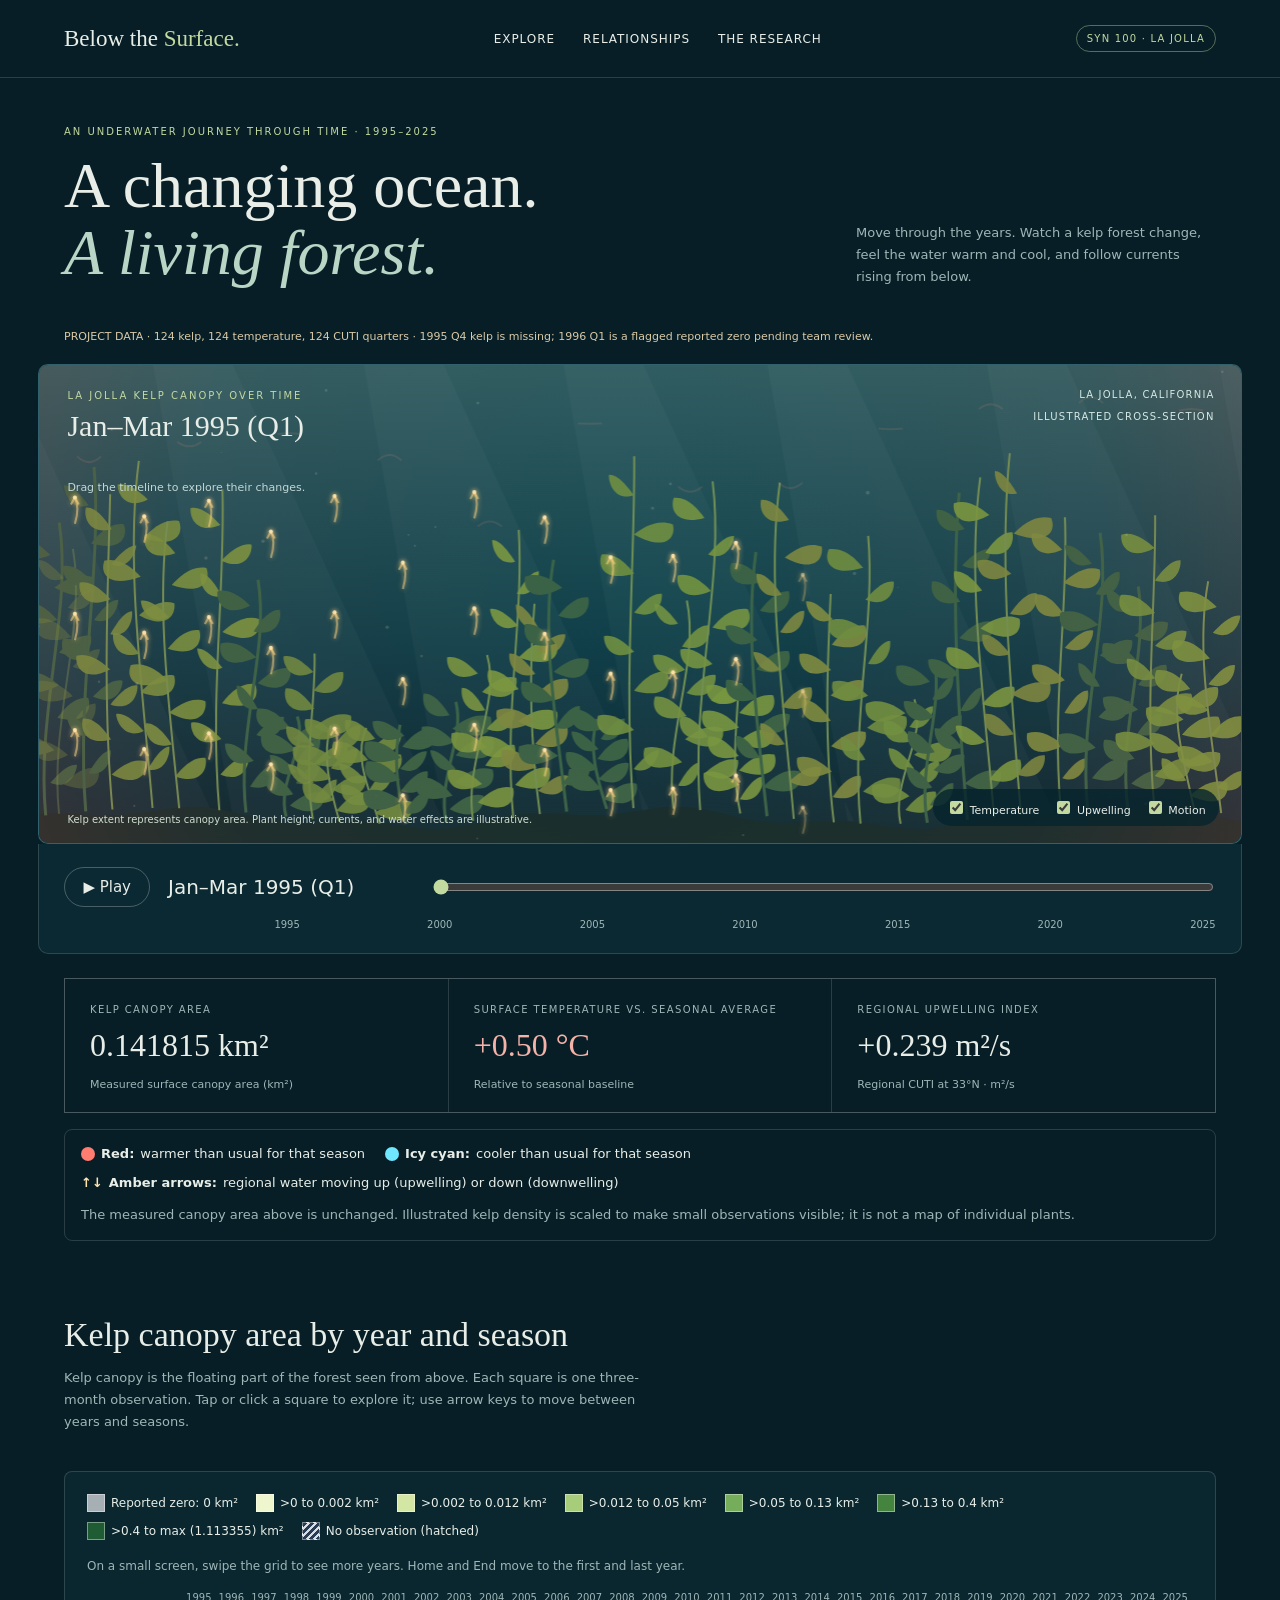
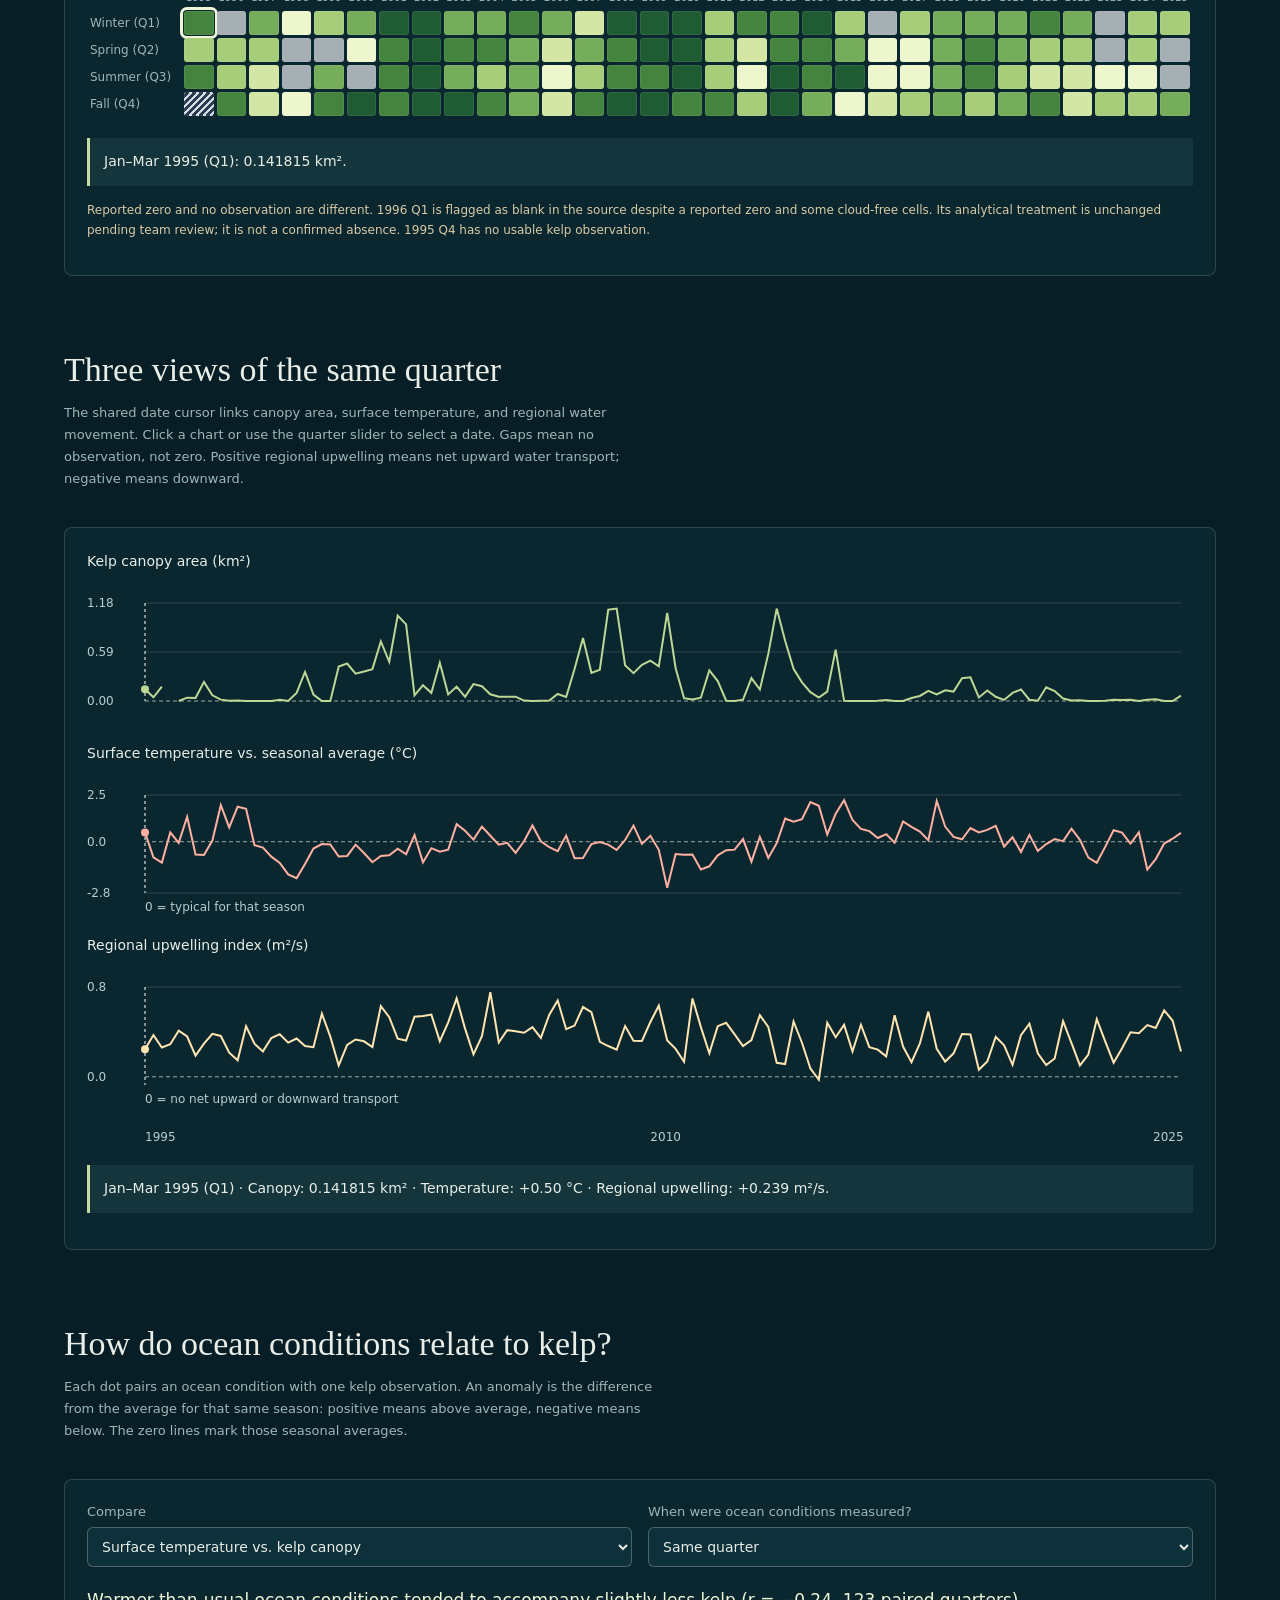
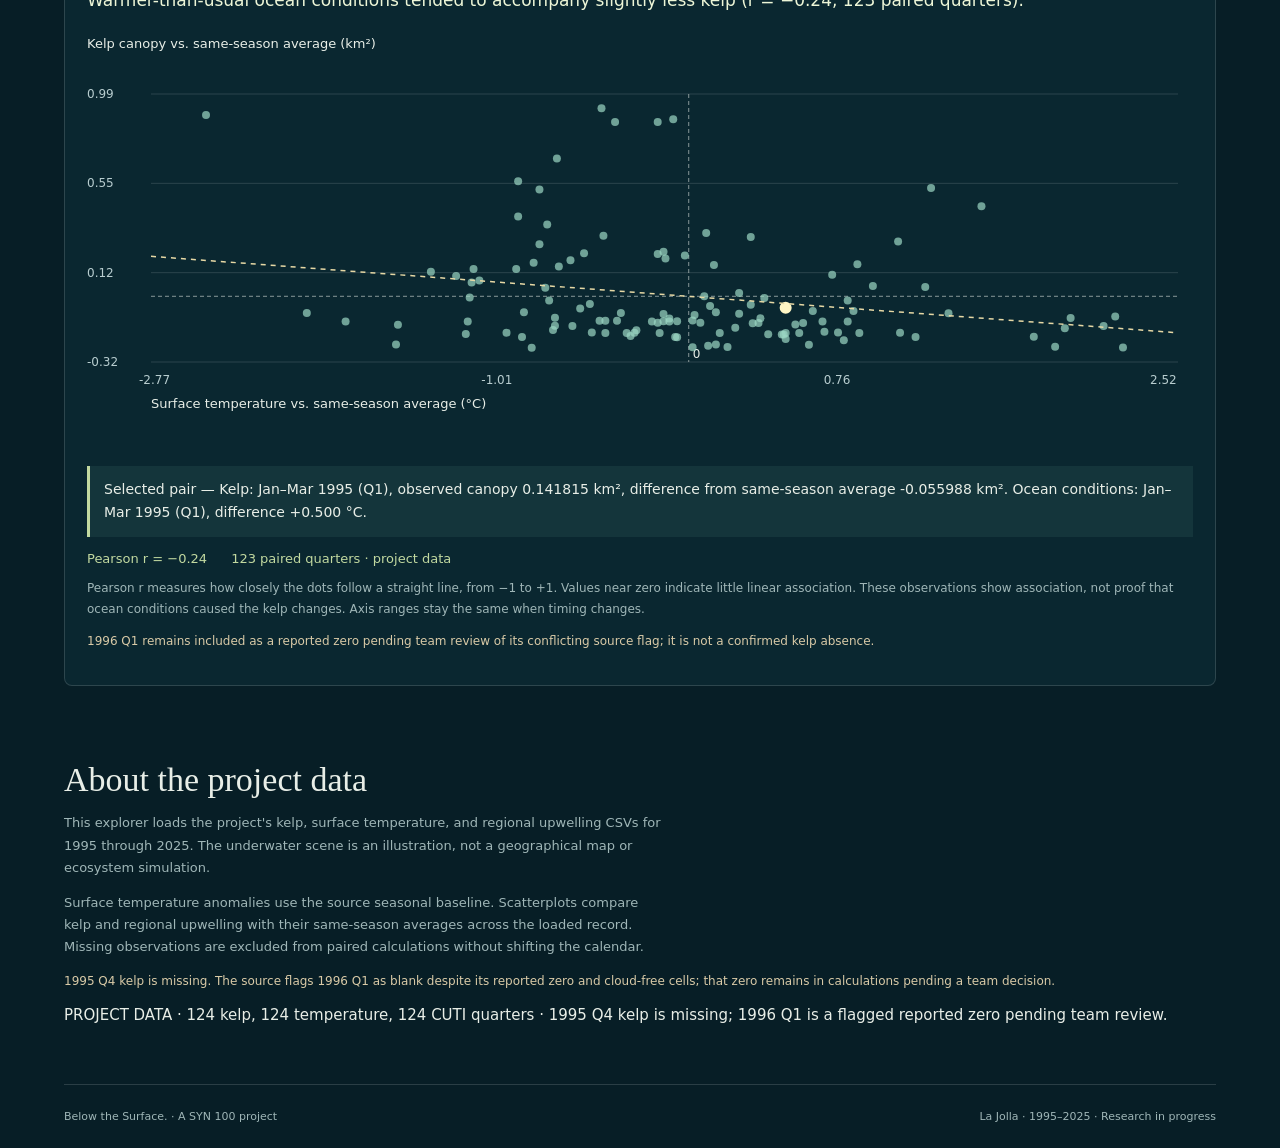
<file: index.html>
<!doctype html><html lang="en"><head><meta charset="utf-8"><meta name="viewport" content="width=device-width,initial-scale=1"><meta name="description" content="Explore an illustrative underwater kelp ecosystem through time. A SYN 100 research prototype."><title>Below the Surface | La Jolla</title><link rel="stylesheet" href="src/styles.css"></head><body>
<header><a class="brand" href="#">Below the <span>Surface.</span></a><nav><a href="#explore">EXPLORE</a><a href="#relationships">RELATIONSHIPS</a><a href="#methods">THE RESEARCH</a></nav><span class="tag">SYN 100 · LA JOLLA</span></header>
<div class="intro"><div><div class="eyebrow">An underwater journey through time · 1995–2025</div><h1>A changing ocean.<br><em>A living forest.</em></h1></div><p>Move through the years. Watch a kelp forest change, feel the water warm and cool, and follow currents rising from below.</p></div>
<div class="notice" id="notice" role="status">Loading project CSV observations...</div>
<main><div id="explore" class="scene-wrap"><canvas id="ocean" aria-label="Illustrative underwater kelp scene controlled by the selected quarter" role="img"></canvas><div class="overlay"><div class="eyebrow">La Jolla Kelp Canopy Over Time</div><h2 id="sceneDate">Loading date...</h2><p><br>Drag the timeline to explore their changes.</p></div><div class="scene-meta">LA JOLLA, CALIFORNIA<br><br>ILLUSTRATED CROSS-SECTION</div><div class="scene-caption">Kelp extent represents canopy area. Plant height, currents, and water effects are illustrative.</div><div class="layer-controls"><label><input id="tempFx" type="checkbox" checked> Temperature</label><label><input id="upFx" type="checkbox" checked> Upwelling</label><label><input id="motion" type="checkbox" checked> Motion</label></div></div>
<div class="timeline"><div class="time-head"><button class="button" id="play" aria-label="Play timeline">▶ Play</button><strong id="date">Loading date...</strong><input id="time" type="range" min="0" max="123" value="0" aria-label="Selected year and quarter"></div><div class="years"><span>1995</span><span>2000</span><span>2005</span><span>2010</span><span>2015</span><span>2020</span><span>2025</span></div></div>
<div class="metrics" aria-live="polite"><div class="metric"><label>Kelp canopy area</label><div class="value" id="kelpVal"></div><small>Measured surface canopy area (km&sup2;)</small></div><div class="metric"><label>Surface temperature vs. seasonal average</label><div class="value" id="tempVal"></div><small>Relative to seasonal baseline</small></div><div class="metric"><label>Regional upwelling index</label><div class="value" id="upVal"></div><small id="upUnit">Regional water transport at 33&deg;N</small></div></div>
<aside class="scene-key" aria-label="How to read the scene">
 <span><i class="key-mark warm"></i><strong>Red:</strong> warmer than usual for that season</span>
 <span><i class="key-mark cold"></i><strong>Icy cyan:</strong> cooler than usual for that season</span>
 <span><i class="key-mark current">&uarr;&darr;</i><strong>Amber arrows:</strong> regional water moving up (upwelling) or down (downwelling)</span>
 <p>The measured canopy area above is unchanged. Illustrated kelp density is scaled to make small observations visible; it is not a map of individual plants.</p>
</aside>
<section class="content" aria-labelledby="canopyTitle">
  <div class="section-head"><div><h2 id="canopyTitle">Kelp canopy area by year and season</h2>
  <p class="sub">Kelp canopy is the floating part of the forest seen from above. Each square is one three-month observation. Tap or click a square to explore it; use arrow keys to move between years and seasons.</p></div></div>
  <div class="chartbox">
    <div id="canopyLegend" class="canopy-legend" aria-label="Canopy color bands in square kilometres"></div>
    <p class="chart-help">On a small screen, swipe the grid to see more years. Home and End move to the first and last year.</p>
    <div class="heatmap-scroll" tabindex="0" role="region" aria-label="Scrollable canopy observations by year and season">
      <div id="heatmapYears" class="heatmap-years" aria-hidden="true"></div>
      <div class="heatrows"><div class="quarters"><span>Winter (Q1)</span><span>Spring (Q2)</span><span>Summer (Q3)</span><span>Fall (Q4)</span></div><div class="calendar" id="calendar"></div></div>
    </div>
    <p id="heatmapSelection" class="selection-detail" role="status"></p>
    <p class="data-note">Reported zero and no observation are different. 1996 Q1 is flagged as blank in the source despite a reported zero and some cloud-free cells. Its analytical treatment is unchanged pending team review; it is not a confirmed absence. 1995 Q4 has no usable kelp observation.</p>
  </div>
</section>
<section class="content" aria-labelledby="seriesTitle">
  <div class="section-head"><div><h2 id="seriesTitle">Three views of the same quarter</h2>
  <p class="sub">The shared date cursor links canopy area, surface temperature, and regional water movement. Click a chart or use the quarter slider to select a date. Gaps mean no observation, not zero. Positive regional upwelling means net upward water transport; negative means downward.</p></div></div>
  <div class="chartbox"><svg id="series" viewBox="0 0 600 601" role="img" aria-label="Three linked time-series charts with a shared selected date"></svg>
  <p id="seriesSelection" class="selection-detail" role="status"></p></div>
</section>
<section class="content" id="relationships" aria-labelledby="scatterTitle">
  <div class="section-head"><div><h2 id="scatterTitle">How do ocean conditions relate to kelp?</h2>
  <p class="sub">Each dot pairs an ocean condition with one kelp observation. An anomaly is the difference from the average for that same season: positive means above average, negative means below. The zero lines mark those seasonal averages.</p></div></div>
  <div class="chartbox">
    <div class="scatter-controls">
      <label for="variable">Compare<select id="variable"><option value="temp">Surface temperature vs. kelp canopy</option><option value="up">Regional upwelling vs. kelp canopy</option></select></label>
      <label for="lag">When were ocean conditions measured?<select id="lag"><option value="0">Same quarter</option><option value="1">Ocean conditions 3 months earlier</option><option value="2">Ocean conditions 6 months earlier</option></select></label>
    </div>
    <p id="takeaway" class="takeaway" role="status"></p>
    <svg id="scatter" viewBox="0 0 600 420" role="img" aria-label="Ocean condition versus kelp canopy differences from same-season averages"></svg>
    <p id="pointDetails" class="selection-detail" role="status"></p>
    <div class="correlation-numbers"><span id="rval"></span><span id="pairCount"></span></div>
    <p class="chart-help">Pearson r measures how closely the dots follow a straight line, from &minus;1 to +1. Values near zero indicate little linear association. These observations show association, not proof that ocean conditions caused the kelp changes. Axis ranges stay the same when timing changes.</p>
    <p class="data-note">1996 Q1 remains included as a reported zero pending team review of its conflicting source flag; it is not a confirmed kelp absence.</p>
  </div>
</section>
<section class="content" id="methods"><h2>About the project data</h2>
  <p class="sub">This explorer loads the project's kelp, surface temperature, and regional upwelling CSVs for 1995 through 2025. The underwater scene is an illustration, not a geographical map or ecosystem simulation.</p>
  <p class="sub">Surface temperature anomalies use the source seasonal baseline. Scatterplots compare kelp and regional upwelling with their same-season averages across the loaded record. Missing observations are excluded from paired calculations without shifting the calendar.</p>
  <p class="data-note">1995 Q4 kelp is missing. The source flags 1996 Q1 as blank despite its reported zero and cloud-free cells; that zero remains in calculations pending a team decision.</p>
  <p id="loadStatus" role="status">Loading project data...</p></section></main><footer><span>Below the Surface. · A SYN 100 project</span><span>La Jolla · 1995–2025 · Research in progress</span></footer>
<script src="src/main.js" defer></script></body></html>
</file>
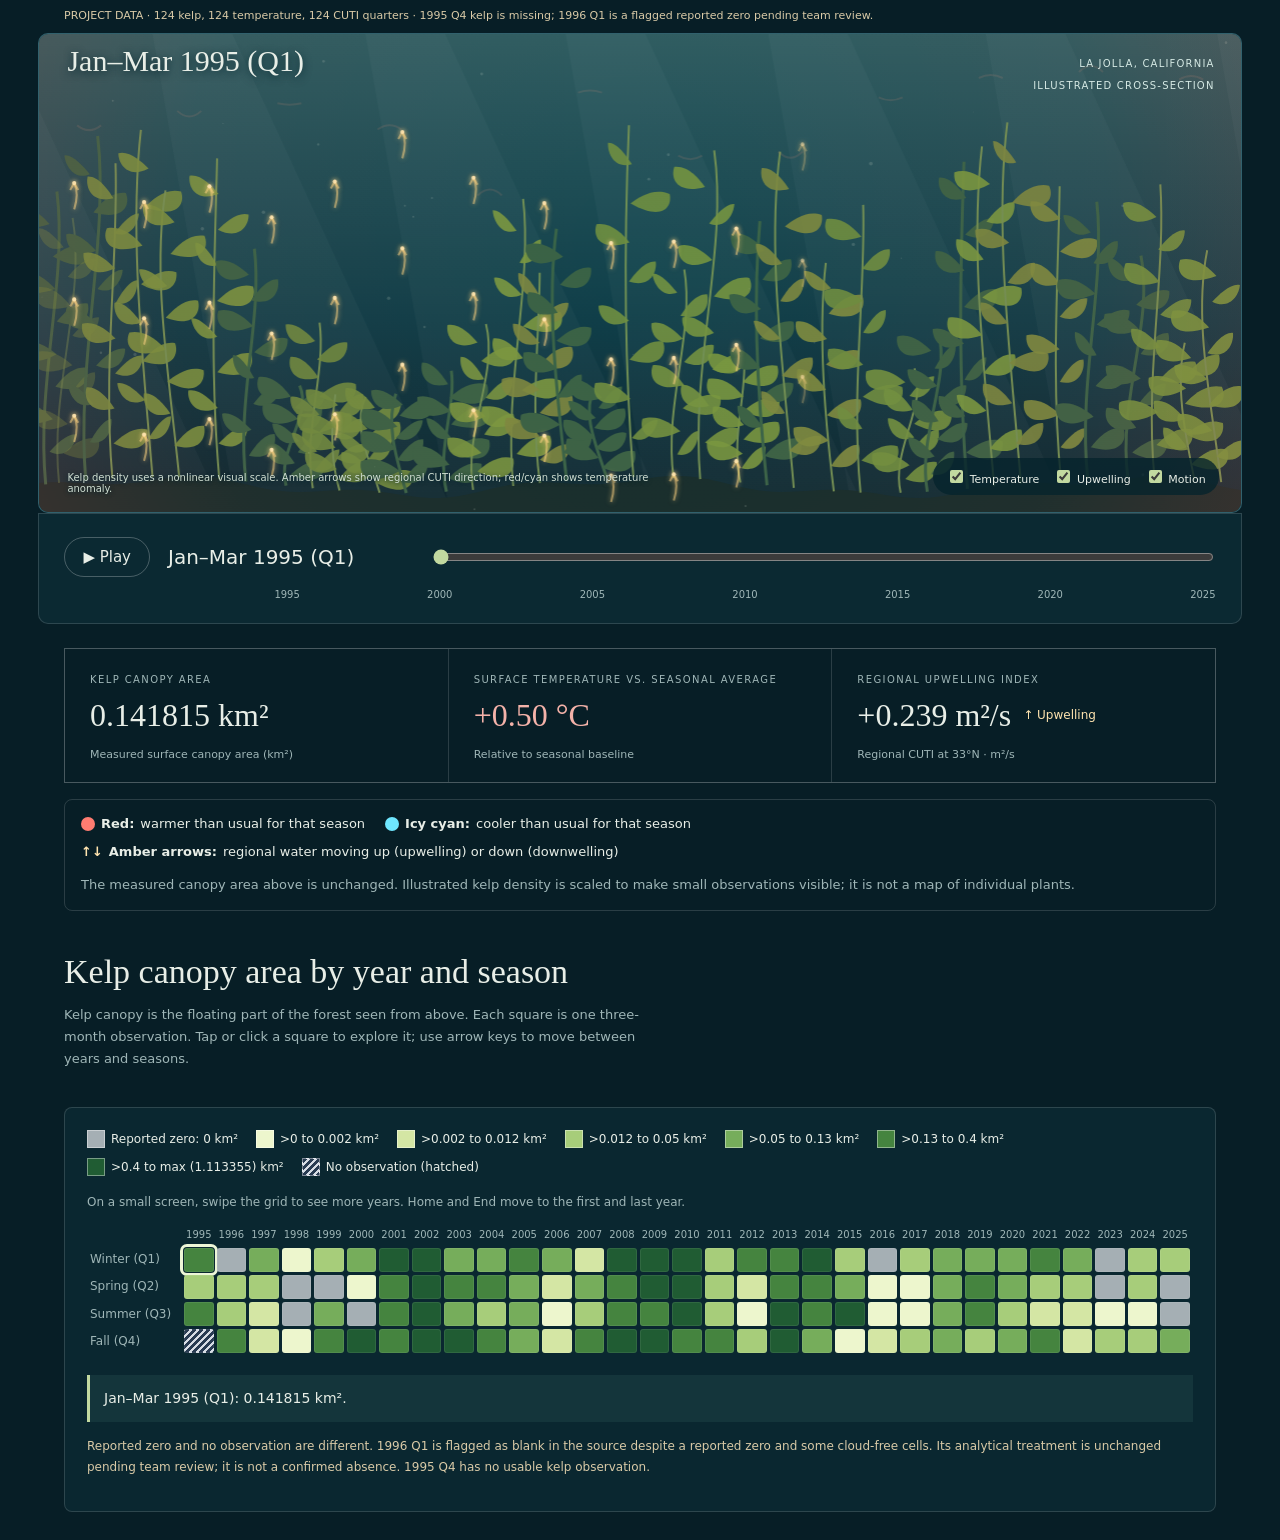
<file: ocean-embed.html>
<!doctype html>
<html lang="en">
<head>
  <meta charset="utf-8">
  <meta name="viewport" content="width=device-width,initial-scale=1">
  <meta name="description" content="La Jolla kelp, seasonal temperature anomalies, and regional CUTI from project CSV observations.">
  <title>Ocean time machine | La Jolla Kelp Explorer</title>
  <link rel="stylesheet" href="src/styles.css">
  <script src="src/main.js" defer></script>
</head>
<body class="embed-page embed-ocean">
<div class="notice" id="notice" role="status">Loading project CSV observations...</div>
<main aria-label="Ocean time machine">
<div id="explore" class="scene-wrap"><canvas id="ocean" aria-label="Illustrative underwater kelp scene controlled by the selected quarter" role="img"></canvas><div id="kelpObservation" class="observation-state" hidden>No observation<br><small>Kelp data unavailable for this quarter</small></div><div class="overlay"><h2 id="sceneDate">Loading date...</h2></div><div class="scene-meta">LA JOLLA, CALIFORNIA<br><br>ILLUSTRATED CROSS-SECTION</div><div class="scene-caption">Kelp density uses a nonlinear visual scale. Amber arrows show regional CUTI direction; red/cyan shows temperature anomaly.</div><div class="layer-controls"><label><input id="tempFx" type="checkbox" checked> Temperature</label><label><input id="upFx" type="checkbox" checked> Upwelling</label><label><input id="motion" type="checkbox" checked> Motion</label></div></div>
<div class="timeline"><div class="time-head"><button class="button" id="play" aria-label="Play timeline">▶ Play</button><strong id="date">Loading date...</strong><input id="time" type="range" min="0" max="123" value="0" aria-label="Selected year and quarter"></div><div class="years"><span>1995</span><span>2000</span><span>2005</span><span>2010</span><span>2015</span><span>2020</span><span>2025</span></div></div>
<div class="metrics" aria-live="polite"><div class="metric"><label>Kelp canopy area</label><div class="value" id="kelpVal"></div><small>Measured surface canopy area (km&sup2;)</small></div><div class="metric"><label>Surface temperature vs. seasonal average</label><div class="value" id="tempVal"></div><small>Relative to seasonal baseline</small></div><div class="metric"><label>Regional upwelling index</label><div class="transport-reading"><div class="value" id="upVal"></div><span id="currentLabel" class="current-label"></span></div><small id="upUnit">Regional water transport at 33&deg;N</small></div></div>
<aside class="scene-key" aria-label="How to read the scene">
 <span><i class="key-mark warm"></i><strong>Red:</strong> warmer than usual for that season</span>
 <span><i class="key-mark cold"></i><strong>Icy cyan:</strong> cooler than usual for that season</span>
 <span><i class="key-mark current">&uarr;&darr;</i><strong>Amber arrows:</strong> regional water moving up (upwelling) or down (downwelling)</span>
 <p>The measured canopy area above is unchanged. Illustrated kelp density is scaled to make small observations visible; it is not a map of individual plants.</p>
</aside>
<section class="content" aria-labelledby="canopyTitle">
  <div class="section-head"><div><h2 id="canopyTitle">Kelp canopy area by year and season</h2>
  <p class="sub">Kelp canopy is the floating part of the forest seen from above. Each square is one three-month observation. Tap or click a square to explore it; use arrow keys to move between years and seasons.</p></div></div>
  <div class="chartbox">
    <div id="canopyLegend" class="canopy-legend" aria-label="Canopy color bands in square kilometres"></div>
    <p class="chart-help">On a small screen, swipe the grid to see more years. Home and End move to the first and last year.</p>
    <div class="heatmap-scroll" tabindex="0" role="region" aria-label="Scrollable canopy observations by year and season">
      <div id="heatmapYears" class="heatmap-years" aria-hidden="true"></div>
      <div class="heatrows"><div class="quarters"><span>Winter (Q1)</span><span>Spring (Q2)</span><span>Summer (Q3)</span><span>Fall (Q4)</span></div><div class="calendar" id="calendar"></div></div>
    </div>
    <p id="heatmapSelection" class="selection-detail" role="status"></p>
    <p class="data-note">Reported zero and no observation are different. 1996 Q1 is flagged as blank in the source despite a reported zero and some cloud-free cells. Its analytical treatment is unchanged pending team review; it is not a confirmed absence. 1995 Q4 has no usable kelp observation.</p>
  </div>
</section>
</main>
</body>
</html>
</file>
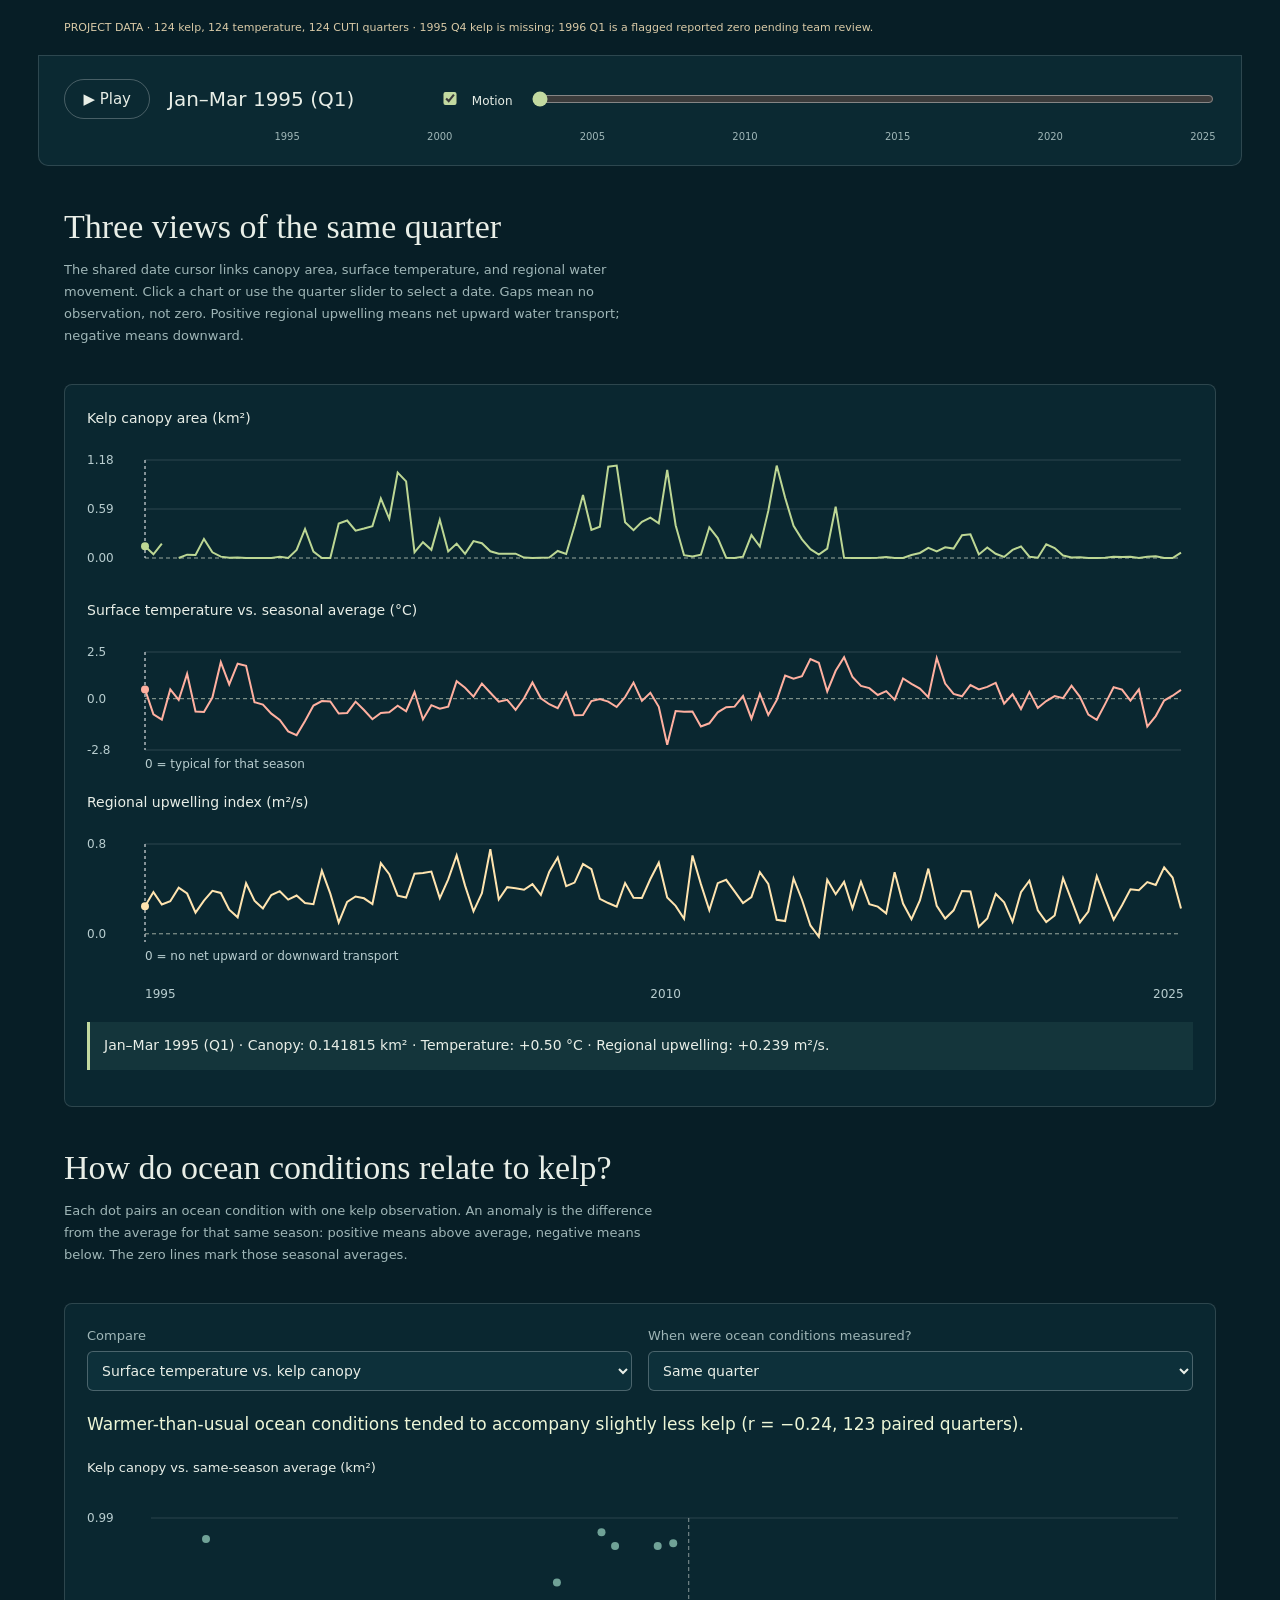
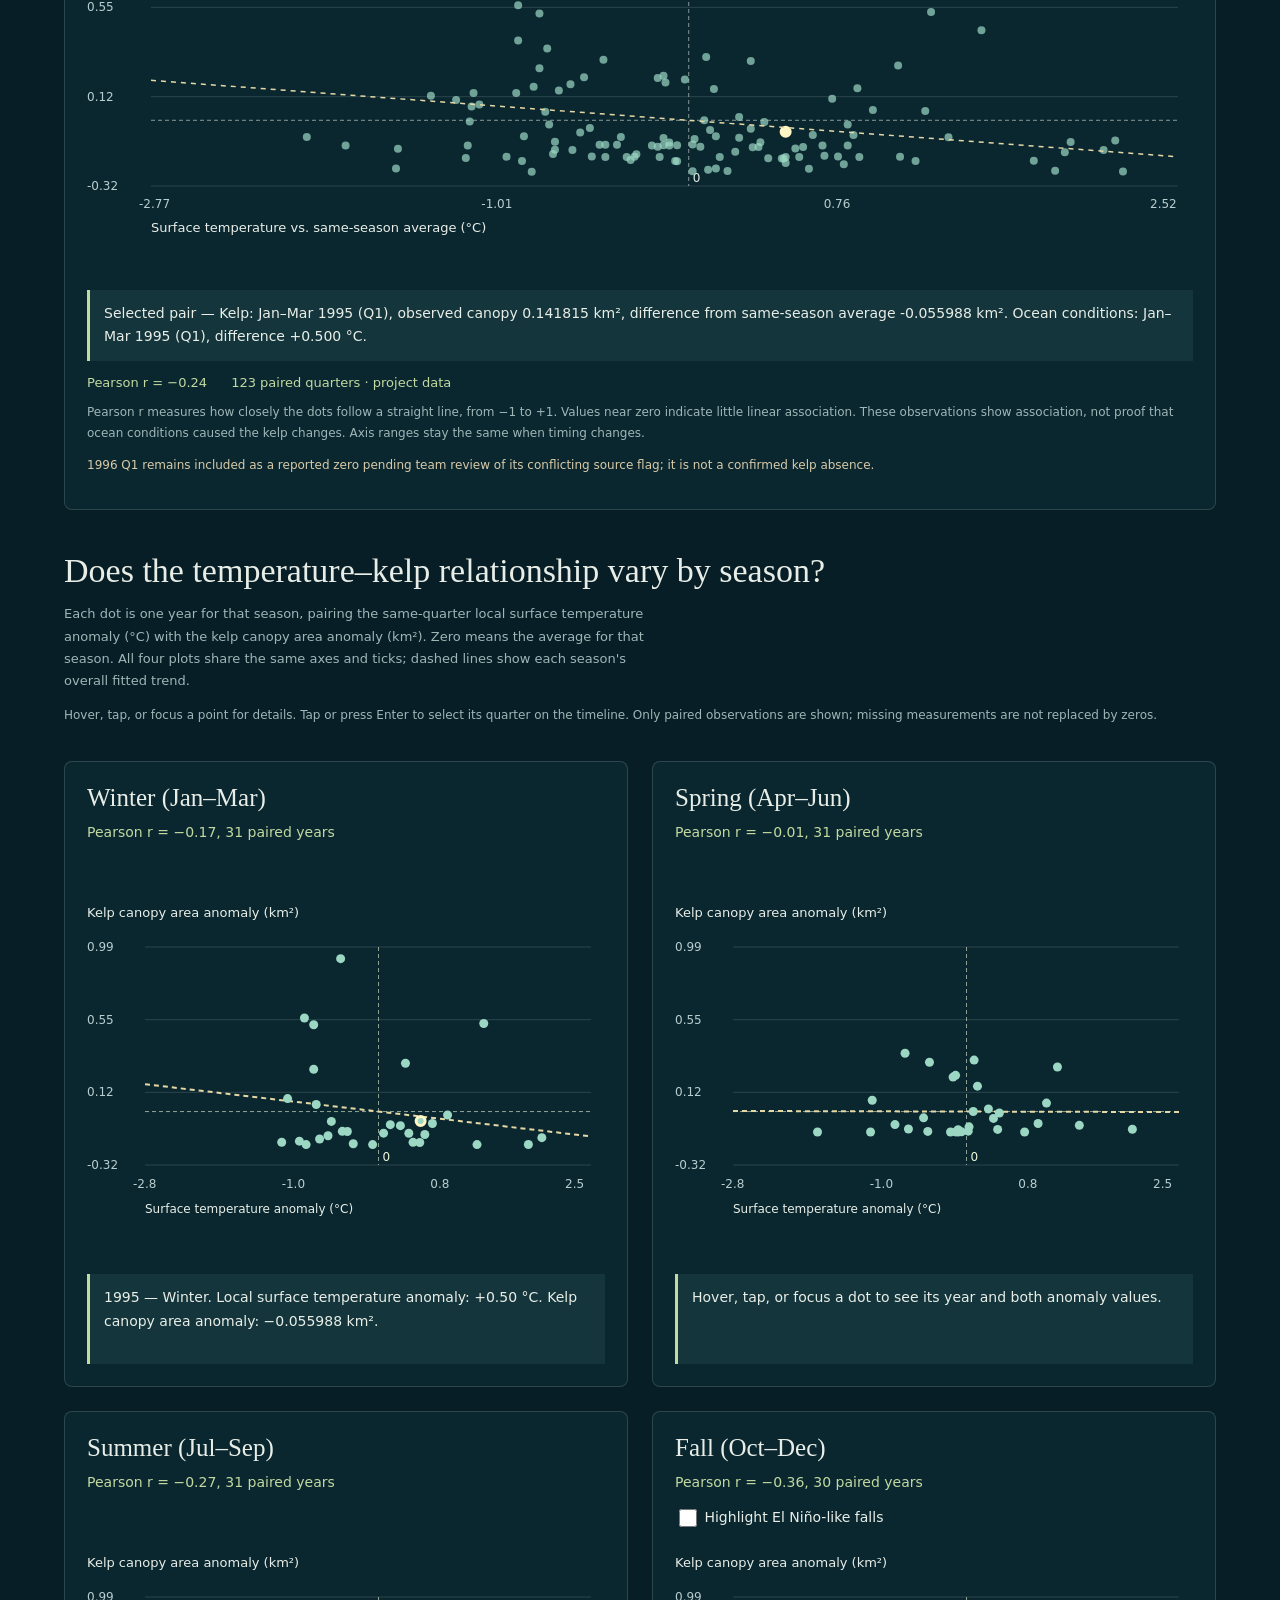
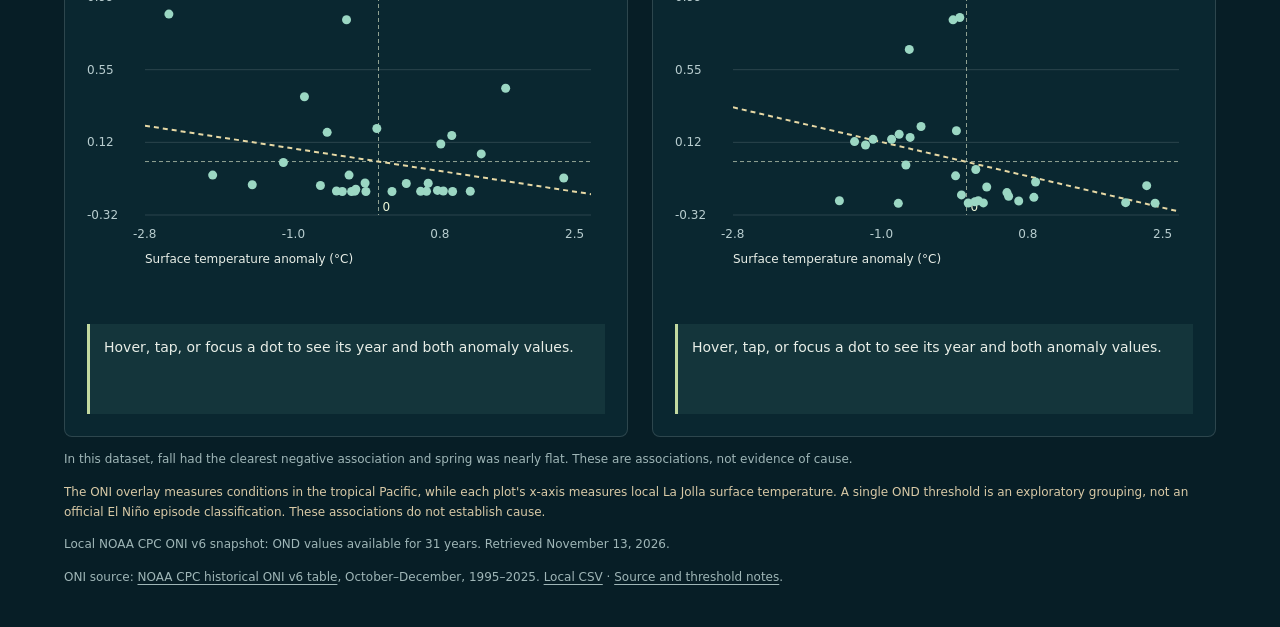
<file: relationships-embed.html>
<!doctype html>
<html lang="en">
<head>
  <meta charset="utf-8">
  <meta name="viewport" content="width=device-width,initial-scale=1">
  <meta name="description" content="Ocean relationships: illustrative La Jolla kelp explorer from project CSV observations.">
  <title>Ocean relationships | La Jolla Kelp Explorer</title>
  <link rel="stylesheet" href="src/styles.css">
  <script src="src/main.js" defer></script>
</head>
<body class="embed-page embed-relationships">
<div class="notice" id="notice" role="status">Loading project CSV observations...</div>
<main aria-label="Ocean relationships">
<div class="timeline"><div class="time-head"><button class="button" id="play" aria-label="Play timeline">▶ Play</button><strong id="date">Loading date...</strong><label class="embed-motion"><input id="motion" type="checkbox" checked> Motion</label><input id="time" type="range" min="0" max="123" value="0" aria-label="Selected year and quarter"></div><div class="years"><span>1995</span><span>2000</span><span>2005</span><span>2010</span><span>2015</span><span>2020</span><span>2025</span></div></div><section class="content" aria-labelledby="seriesTitle">
  <div class="section-head"><div><h2 id="seriesTitle">Three views of the same quarter</h2>
  <p class="sub">The shared date cursor links canopy area, surface temperature, and regional water movement. Click a chart or use the quarter slider to select a date. Gaps mean no observation, not zero. Positive regional upwelling means net upward water transport; negative means downward.</p></div></div>
  <div class="chartbox"><svg id="series" viewBox="0 0 600 601" role="img" aria-label="Three linked time-series charts with a shared selected date"></svg>
  <p id="seriesSelection" class="selection-detail" role="status"></p></div>
</section><section class="content" id="relationships" aria-labelledby="scatterTitle">
  <div class="section-head"><div><h2 id="scatterTitle">How do ocean conditions relate to kelp?</h2>
  <p class="sub">Each dot pairs an ocean condition with one kelp observation. An anomaly is the difference from the average for that same season: positive means above average, negative means below. The zero lines mark those seasonal averages.</p></div></div>
  <div class="chartbox">
    <div class="scatter-controls">
      <label for="variable">Compare<select id="variable"><option value="temp">Surface temperature vs. kelp canopy</option><option value="up">Regional upwelling vs. kelp canopy</option></select></label>
      <label for="lag">When were ocean conditions measured?<select id="lag"><option value="0">Same quarter</option><option value="1">Ocean conditions 3 months earlier</option><option value="2">Ocean conditions 6 months earlier</option></select></label>
    </div>
    <p id="takeaway" class="takeaway" role="status"></p>
    <svg id="scatter" viewBox="0 0 600 420" role="img" aria-label="Ocean condition versus kelp canopy differences from same-season averages"></svg>
    <p id="pointDetails" class="selection-detail" role="status"></p>
    <div class="correlation-numbers"><span id="rval"></span><span id="pairCount"></span></div>
    <p class="chart-help">Pearson r measures how closely the dots follow a straight line, from &minus;1 to +1. Values near zero indicate little linear association. These observations show association, not proof that ocean conditions caused the kelp changes. Axis ranges stay the same when timing changes.</p>
    <p class="data-note">1996 Q1 remains included as a reported zero pending team review of its conflicting source flag; it is not a confirmed kelp absence.</p>
  </div>
</section>
<section class="content" id="seasonalPlots" aria-labelledby="seasonalHeading">
  <div class="section-head"><div><h2 id="seasonalHeading">Does the temperature&ndash;kelp relationship vary by season?</h2>
  <p class="sub">Each dot is one year for that season, pairing the same-quarter local surface temperature anomaly (&deg;C) with the kelp canopy area anomaly (km&sup2;). Zero means the average for that season. All four plots share the same axes and ticks; dashed lines show each season's overall fitted trend.</p>
  <p class="chart-help">Hover, tap, or focus a point for details. Tap or press Enter to select its quarter on the timeline. Only paired observations are shown; missing measurements are not replaced by zeros.</p></div></div>
  <div class="seasonal-grid">
<article class="chartbox seasonal-card" aria-labelledby="seasonalTitle1">
    <div class="seasonal-card-header"><h3 id="seasonalTitle1">Winter (Jan&ndash;Mar)</h3>
    <p id="seasonalStats1" class="seasonal-stats" role="status">Loading paired years...</p>

    </div>
    <svg id="seasonalPlot1" role="group" aria-label="Winter temperature and kelp observations; focus a point for details" viewBox="0 0 400 360"></svg>
    <p id="seasonalDetails1" class="selection-detail" role="status">Hover, tap, or focus a dot to see its year and both anomaly values.</p>
  </article>
<article class="chartbox seasonal-card" aria-labelledby="seasonalTitle2">
    <div class="seasonal-card-header"><h3 id="seasonalTitle2">Spring (Apr&ndash;Jun)</h3>
    <p id="seasonalStats2" class="seasonal-stats" role="status">Loading paired years...</p>

    </div>
    <svg id="seasonalPlot2" role="group" aria-label="Spring temperature and kelp observations; focus a point for details" viewBox="0 0 400 360"></svg>
    <p id="seasonalDetails2" class="selection-detail" role="status">Hover, tap, or focus a dot to see its year and both anomaly values.</p>
  </article>
<article class="chartbox seasonal-card" aria-labelledby="seasonalTitle3">
    <div class="seasonal-card-header"><h3 id="seasonalTitle3">Summer (Jul&ndash;Sep)</h3>
    <p id="seasonalStats3" class="seasonal-stats" role="status">Loading paired years...</p>

    </div>
    <svg id="seasonalPlot3" role="group" aria-label="Summer temperature and kelp observations; focus a point for details" viewBox="0 0 400 360"></svg>
    <p id="seasonalDetails3" class="selection-detail" role="status">Hover, tap, or focus a dot to see its year and both anomaly values.</p>
  </article>
<article class="chartbox seasonal-card" aria-labelledby="seasonalTitle4">
    <div class="seasonal-card-header"><h3 id="seasonalTitle4">Fall (Oct&ndash;Dec)</h3>
    <p id="seasonalStats4" class="seasonal-stats" role="status">Loading paired years...</p>
    <div class="oni-controls"><label><input id="highlightOni" type="checkbox" disabled> Highlight El Ni&ntilde;o-like falls</label></div>
    </div>
    <svg id="seasonalPlot4" role="group" aria-label="Fall temperature and kelp observations; focus a point for details" viewBox="0 0 400 360"></svg>
    <p id="seasonalDetails4" class="selection-detail" role="status">Hover, tap, or focus a dot to see its year and both anomaly values.</p>
    <div id="oniOverlay" hidden>
      <div class="seasonal-legend"><span><i class="oni-diamond"></i>El Ni&ntilde;o-like falls (OND ONI &ge; +0.5 &deg;C)</span><span><i class="oni-dot"></i>Below the cutoff</span><span><i class="oni-unknown"></i>ONI unavailable (not assigned to either subgroup)</span></div>
      <p class="chart-help">Below the cutoff includes neutral and La Ni&ntilde;a-like conditions. ONI describes the tropical Pacific; the x-axis describes local La Jolla temperature.</p>
      <p id="fallGroupStats" class="correlation-numbers" role="status"></p>
      <p id="fallOverlayCaption" class="chart-help"></p>
    </div>

  </article>
  </div>
  <p id="seasonalCaption" class="chart-help"></p>
  <p class="data-note">The ONI overlay measures conditions in the tropical Pacific, while each plot's x-axis measures local La Jolla surface temperature. A single OND threshold is an exploratory grouping, not an official El Ni&ntilde;o episode classification. These associations do not establish cause.</p>
  <p id="oniStatus" class="chart-help" role="status">Loading the local OND ONI table...</p>
  <p class="chart-help">ONI source: <a class="source-link" href="https://www.cpc.ncep.noaa.gov/products/analysis_monitoring/enso/oni/v6/" target="_blank" rel="noopener">NOAA CPC historical ONI v6 table</a>, October&ndash;December, 1995&ndash;2025. <a class="source-link" href="data/oni_ond_v6.csv">Local CSV</a> &middot; <a class="source-link" href="data/oni_ond_v6.README.md">Source and threshold notes</a>.</p>
</section>
</main>
</body>
</html>
</file>
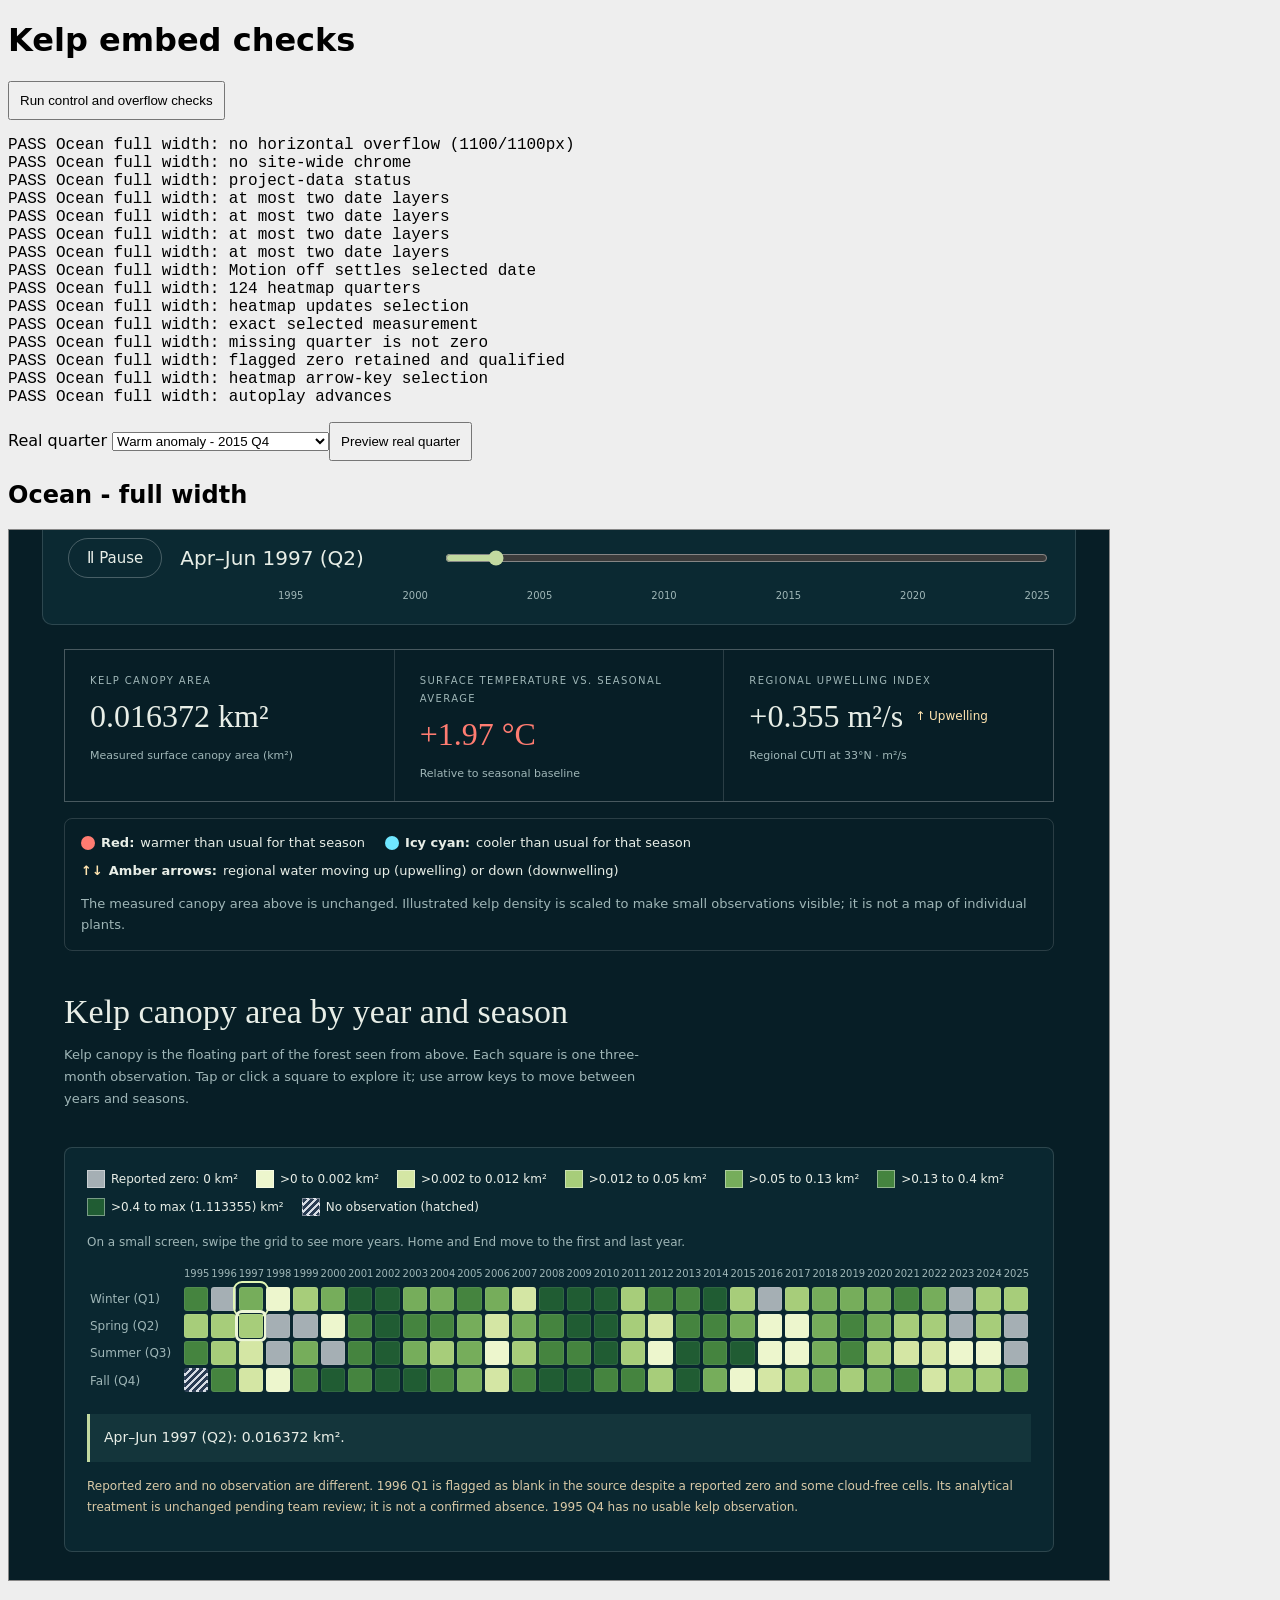
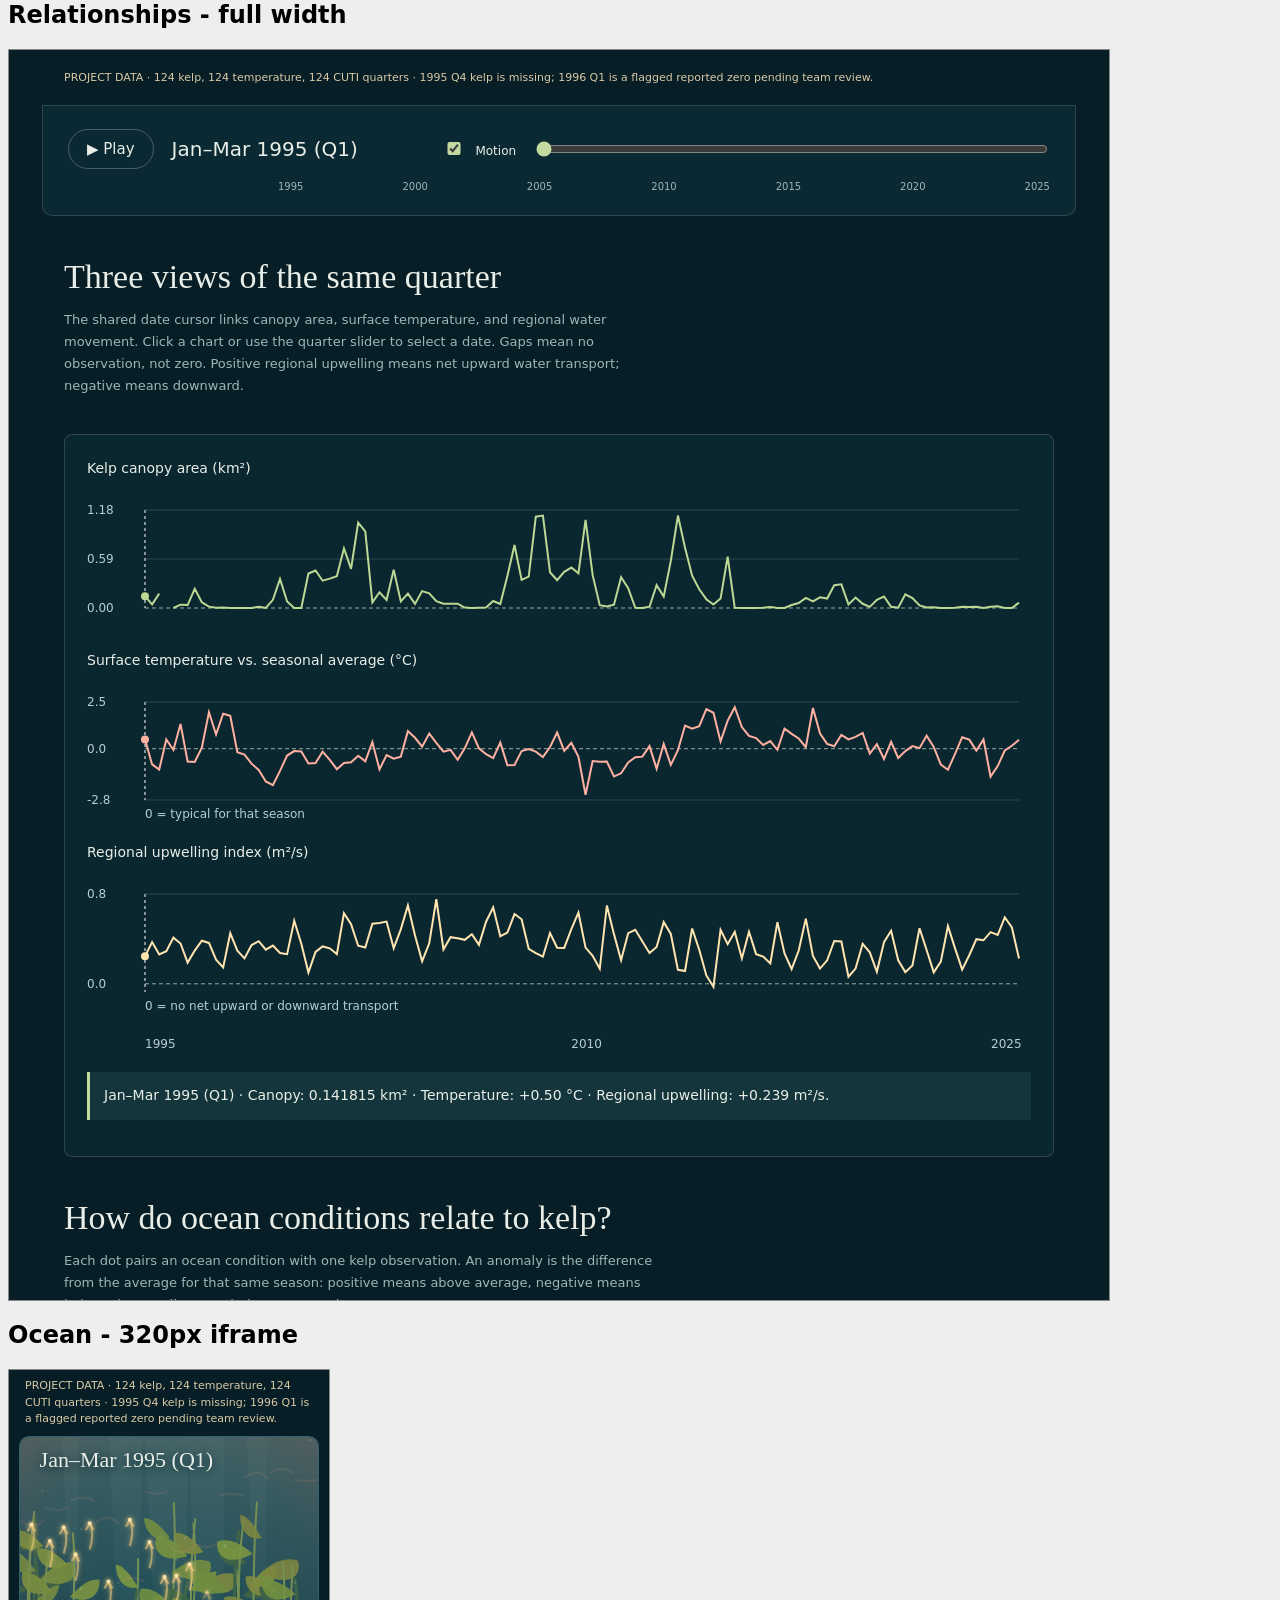
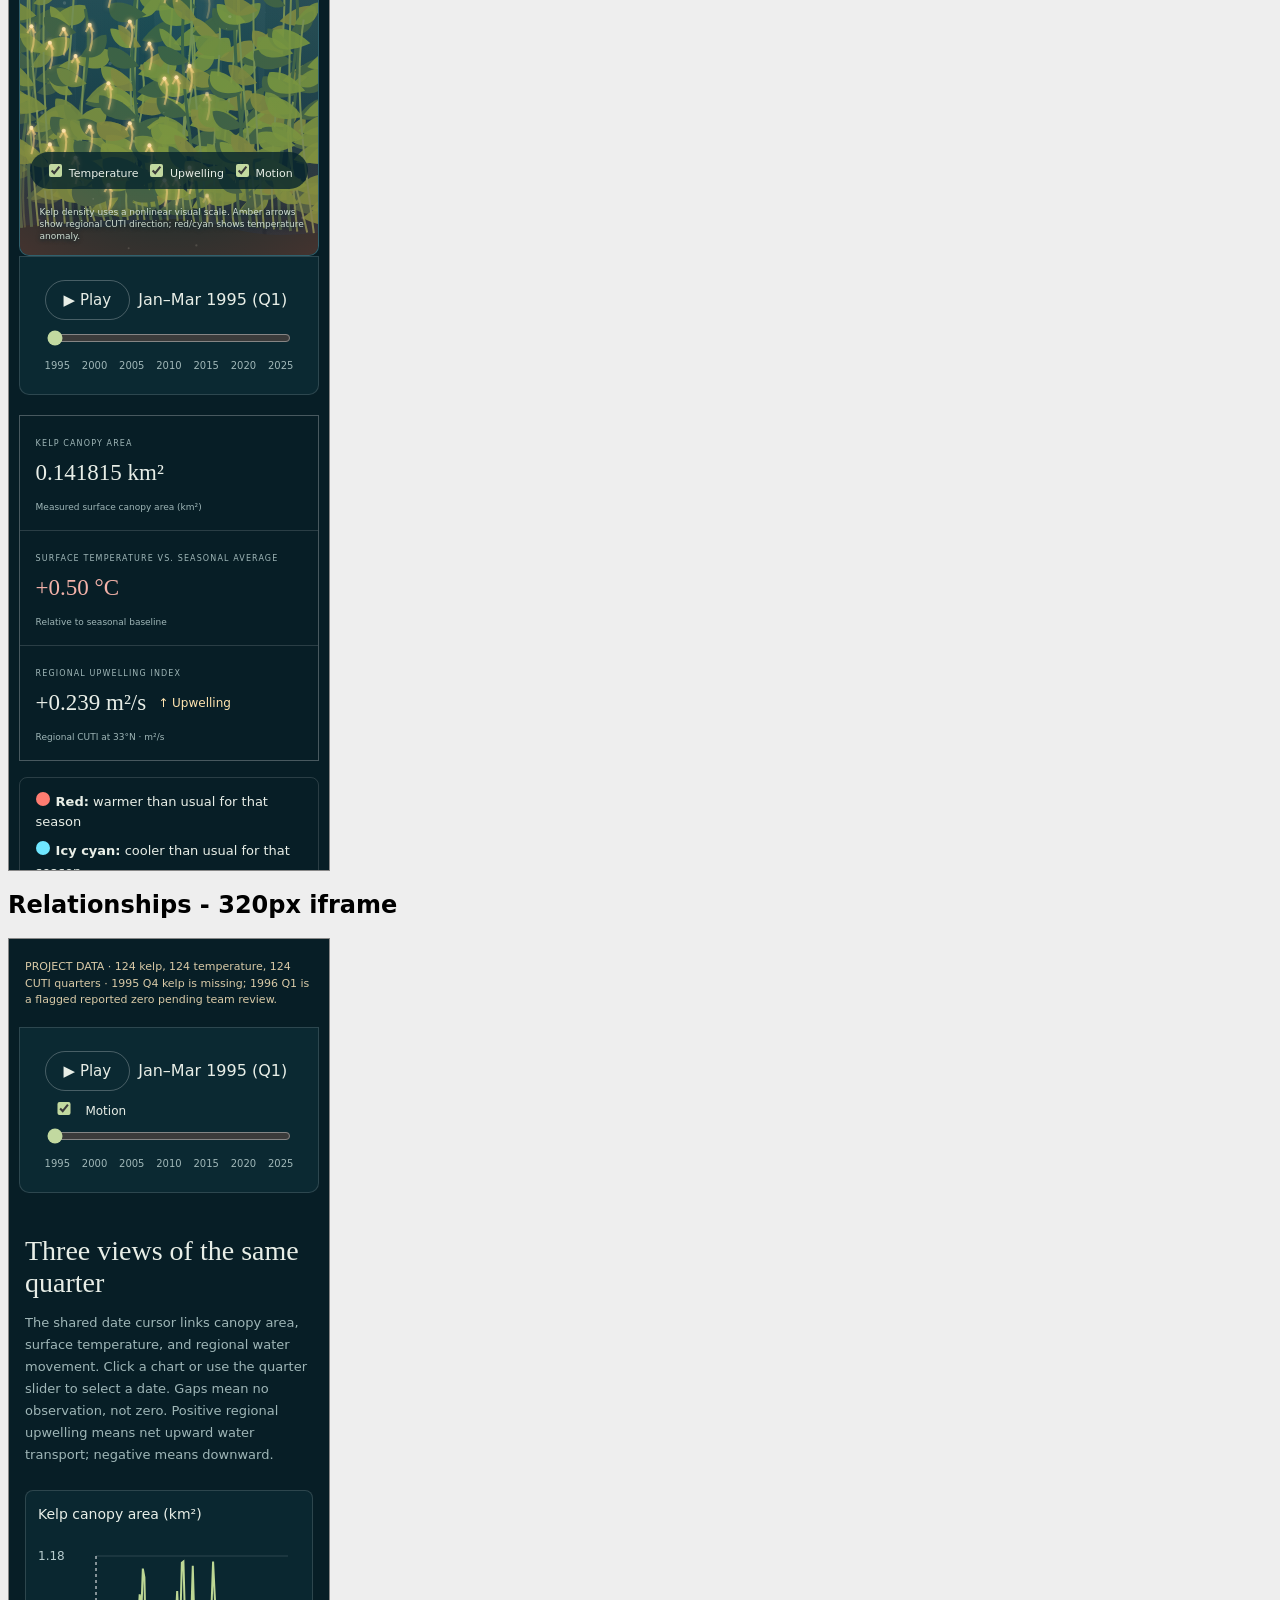
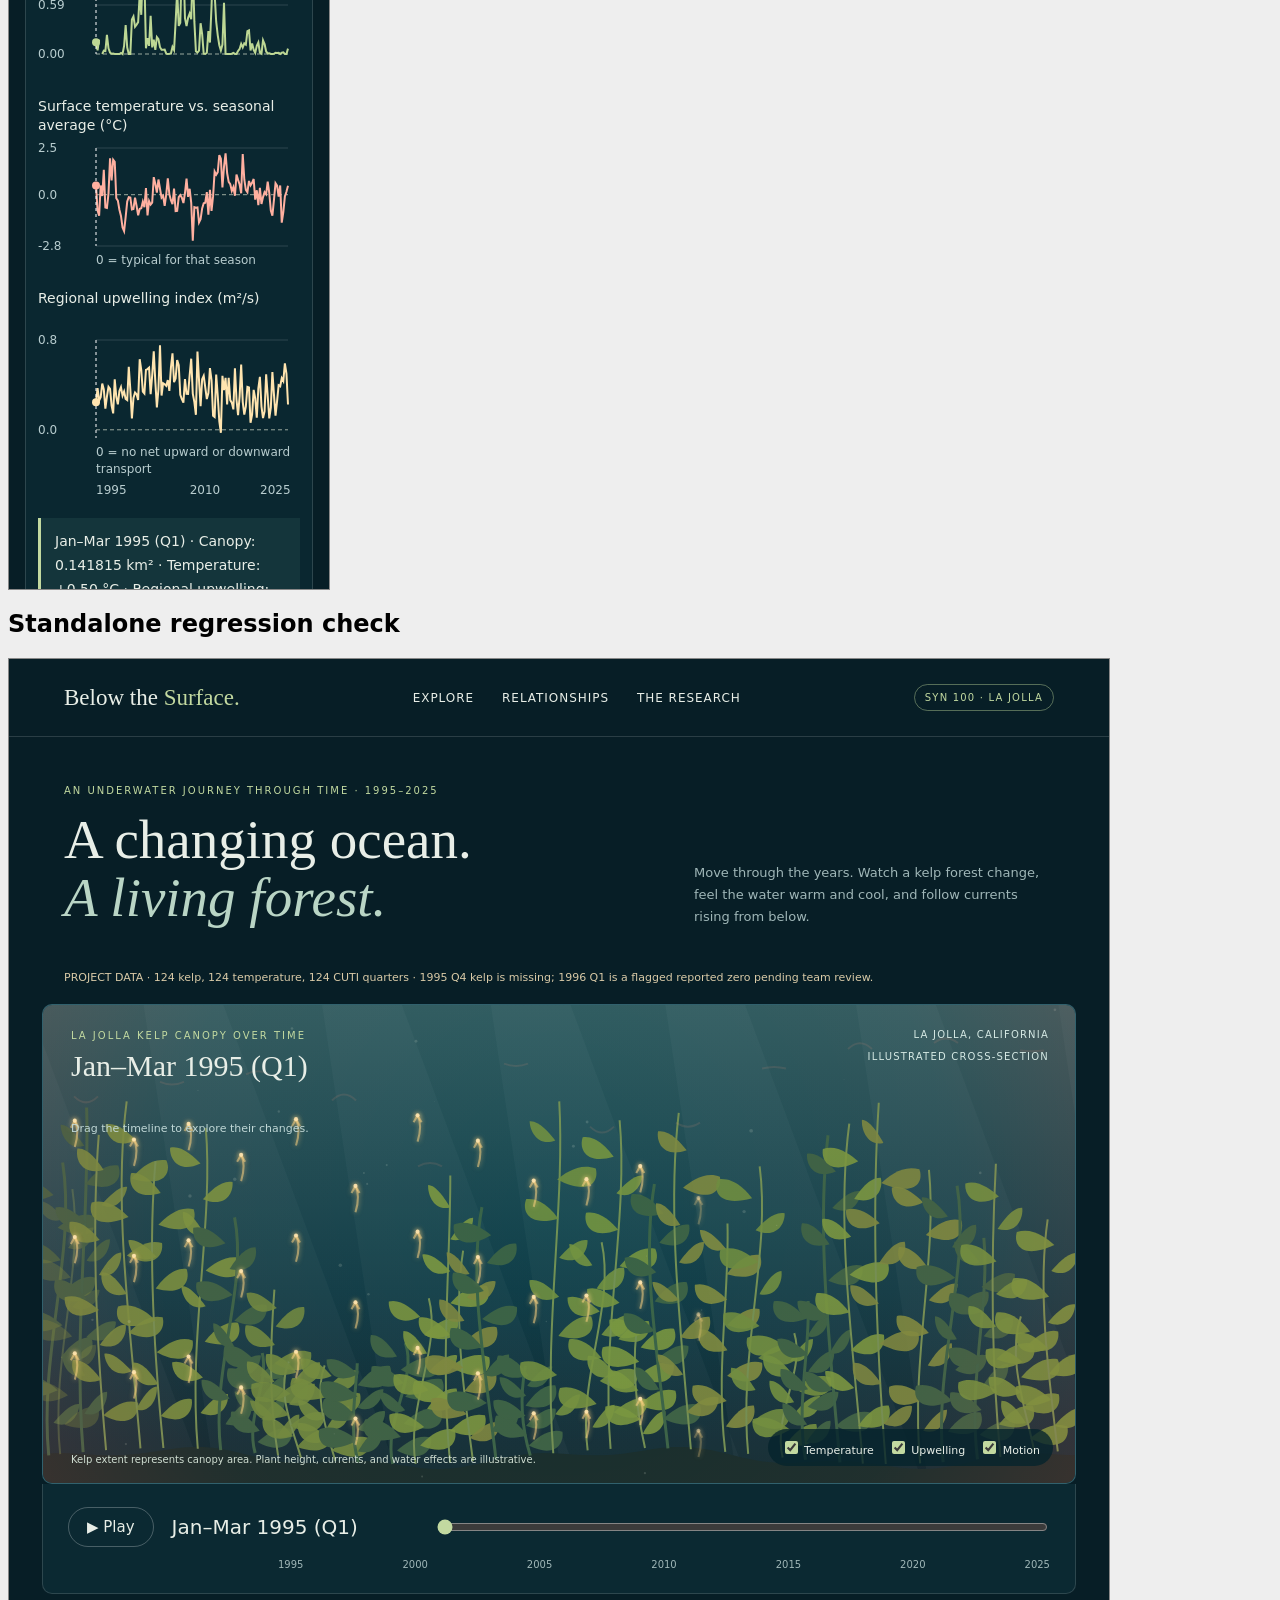
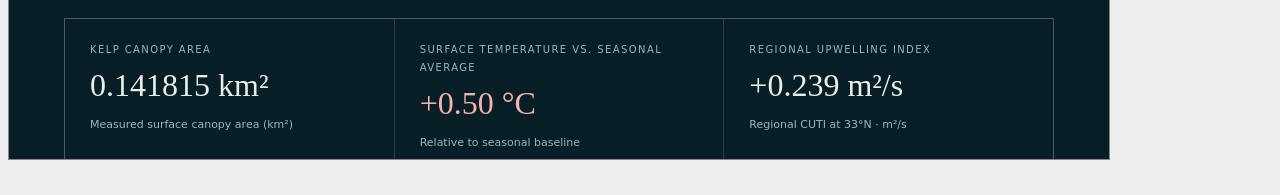
<file: tests/embed-preview.html>
<!doctype html><meta charset="utf-8"><title>Kelp embed checks</title>
<style>body{font:16px system-ui;background:#eee}iframe{display:block;border:1px solid #888;margin-bottom:20px;max-width:100%}pre{white-space:pre-wrap}button{padding:10px}</style>
<h1>Kelp embed checks</h1><button id="run">Run control and overflow checks</button><pre id="results">Loading project data...</pre>
<form><label>Real quarter <select name="case"><option value="2015-4">Warm anomaly - 2015 Q4</option><option value="2010-3">Cold anomaly - 2010 Q3</option><option value="2006-2">Near neutral - 2006 Q2</option><option value="2006-3">Low positive kelp - 2006 Q3</option><option value="2009-1">High kelp - 2009 Q1</option><option value="1996-1">Flagged reported zero - 1996 Q1</option><option value="1995-4">Missing kelp - 1995 Q4</option><option value="2015-1">Negative CUTI - 2015 Q1</option><option value="2005-2">Strong positive CUTI - 2005 Q2</option></select></label><button>Preview real quarter</button></form>
<h2>Ocean - full width</h2><iframe title="Ocean full width" src="../ocean-embed.html" width="1100" height="1050"></iframe>
<h2>Relationships - full width</h2><iframe title="Relationships full width" src="../relationships-embed.html" width="1100" height="1250"></iframe>
<h2 id="narrow-ocean">Ocean - 320px iframe</h2><iframe title="Ocean narrow iframe" src="../ocean-embed.html" width="320" height="1100"></iframe>
<h2 id="narrow-relationships">Relationships - 320px iframe</h2><iframe title="Relationships narrow iframe" src="../relationships-embed.html" width="320" height="1250"></iframe>
<h2 id="standalone">Standalone regression check</h2><iframe title="Standalone explorer" src="../index.html" width="1100" height="1100"></iframe>
<script>
const frames=[...document.querySelectorAll('iframe')];
const delay=ms=>new Promise(r=>setTimeout(r,ms));
const logs=[];let running=false;
async function waitFor(predicate, milliseconds=6000){for(let elapsed=0;elapsed<milliseconds;elapsed+=50){if(predicate())return true;await delay(50)}return predicate()}
async function check(){
 if(running)return;running=true;
 logs.length=0;
 for(const frame of frames){
  frame.scrollIntoView({block:'start'});
  const d=frame.contentDocument,w=frame.contentWindow;
  const assert=(pass,message)=>{logs.push(`${pass?'PASS':'FAIL'} ${frame.title}: ${message}`);results.textContent=logs.join('\n')};
  assert(d.documentElement.scrollWidth<=d.documentElement.clientWidth,`no horizontal overflow (${d.documentElement.scrollWidth}/${d.documentElement.clientWidth}px)`);
  if(!frame.src.includes('index.html'))assert(!d.querySelector('header,nav,.intro,footer'),'no site-wide chrome');
  assert(d.querySelector('#notice').textContent.includes('PROJECT DATA'),'project-data status');
  const slider=d.querySelector('#time'),motion=d.querySelector('#motion');
  motion.checked=true;motion.dispatchEvent(new w.Event('change'));
  for(const i of [80,12,110,33]){slider.value=i;slider.dispatchEvent(new w.Event('input'));await delay(60);assert([...d.querySelectorAll('.date-fade')].every(h=>h.children.length<=2),'at most two date layers')}
  motion.checked=false;motion.dispatchEvent(new w.Event('change'));
  assert(d.querySelector('#date').textContent==='Apr\u2013Jun 2003 (Q2)','Motion off settles selected date');
  if(d.querySelector('#calendar')){
   assert(d.querySelectorAll('.calcell').length===124,'124 heatmap quarters');
   d.querySelector('.calcell[data-i="123"]').click();assert(slider.value==='123'&&d.querySelector('#date').textContent==='Oct\u2013Dec 2025 (Q4)','heatmap updates selection');
   assert(d.querySelector('#kelpVal').textContent==='0.064591 km\u00b2','exact selected measurement');
   d.querySelector('.calcell[data-i="3"]').click();
   assert(d.querySelector('#kelpVal').textContent==='No observation','missing quarter is not zero');
   d.querySelector('.calcell[data-i="4"]').click();
   assert(d.querySelector('#kelpVal').textContent==='0.000 km\u00b2'&&d.querySelector('#heatmapSelection').textContent.includes('not a confirmed absence'),'flagged zero retained and qualified');
   const zero=d.querySelector('.calcell[data-i="4"]');
   zero.dispatchEvent(new w.KeyboardEvent('keydown',{key:'ArrowRight',bubbles:true,cancelable:true}));
   assert(slider.value==='8','heatmap arrow-key selection');
   for(const id of ['tempFx','upFx']){const box=d.getElementById(id);box.click();box.click()}
  }else{
   const v=d.querySelector('#variable'),lag=d.querySelector('#lag');
   v.value='up';v.dispatchEvent(new w.Event('change'));lag.value='2';lag.dispatchEvent(new w.Event('change'));
   assert(d.querySelector('#pairCount').textContent.startsWith('121 paired'),'lag controls update observation pairs');
   assert(d.querySelector('#scatter').textContent.includes('Regional upwelling'),'variable changes scatterplot');
   for(const key of ['temp','up']){
    v.value=key;v.dispatchEvent(new w.Event('change'));
    let xRange,yRange;
    for(const timing of ['0','1','2']){
     lag.value=timing;lag.dispatchEvent(new w.Event('change'));
     const plot=d.querySelector('#scatter');
     if(timing==='0'){xRange=plot.dataset.xRange;yRange=plot.dataset.yRange}
     assert(plot.dataset.xRange===xRange&&plot.dataset.yRange===yRange,`${key}, lag ${timing}: stable axis ranges`);
     assert(d.querySelector('#pairCount').textContent.startsWith(`${123-Number(timing)} paired`),`${key}, lag ${timing}: observed pairs`);
    }
   }
   if(d.querySelector('#seasonalPlots')){
    const plots=[1,2,3,4].map(q=>d.querySelector(`#seasonalPlot${q}`));
    for(const [i,expected,count] of [[0,-0.17,31],[1,-0.01,31],[2,-0.27,31],[3,-0.36,30]]){
     assert(Number(Number(plots[i].dataset.correlation).toFixed(2))===expected&&Number(plots[i].dataset.pairedYears)===count,`season ${i+1}: real paired correlation`);
     assert(['xRange','yRange','xTicks','yTicks'].every(key=>plots[i].dataset[key]===plots[0].dataset[key]),`season ${i+1}: shared limits and ticks`);
    }
    const columns=w.getComputedStyle(d.querySelector('.seasonal-grid')).gridTemplateColumns.split(' ').length;
    assert(columns===(d.documentElement.clientWidth>700?2:1),'responsive seasonal grid');
    const fall=plots[3],toggle=d.querySelector('#highlightOni');
    const line=()=>fall.querySelector('.seasonal-trend').outerHTML;
    const initialLine=line();
    toggle.click();
    assert(fall.querySelectorAll('.seasonal-point').length===30&&fall.querySelectorAll('.oni-highlight').length===10,'ONI toggle retains all points and outlines ten falls');
    assert(line()===initialLine,'ONI toggle preserves overall fitted trend');
    const subgroup=d.querySelector('#fallGroupStats').textContent;
    assert(subgroup.includes('0.63')&&subgroup.includes('10 paired years')&&subgroup.includes('0.16')&&subgroup.includes('20 paired years'),'dynamic ONI subgroup results');
    const point=fall.querySelector('.seasonal-point');
    point.dispatchEvent(new w.Event('mouseenter'));
    assert(d.querySelector('#seasonalDetails4').textContent.includes('OND ONI:')&&d.querySelector('#seasonalDetails4').textContent.includes('1996'),'hover details include fall year and ONI');
    point.focus();
    assert(d.querySelector('#seasonalDetails4').textContent.includes('Kelp canopy area anomaly:'),'focus details include plotted values');
    point.dispatchEvent(new w.MouseEvent('click',{bubbles:true}));assert(slider.value===point.dataset.index&&point.isConnected,'tap selection links timeline without replacing the focused node');
    point.dispatchEvent(new w.KeyboardEvent('keydown',{key:'Enter',cancelable:true}));
    assert(slider.value===point.dataset.index,'seasonal keyboard selection');
    toggle.click();
    assert(fall.querySelectorAll('.seasonal-point').length===30&&fall.querySelectorAll('.oni-highlight').length===0&&line()===initialLine,'ONI off preserves all falls and overall trend');
   }
   const circle=d.querySelector('#scatter circle');circle.dispatchEvent(new w.KeyboardEvent('keydown',{key:'Enter'}));assert(slider.value==='2','scatter keyboard selection links to quarter');
   d.querySelector('#series').dispatchEvent(new w.MouseEvent('click',{clientX:d.querySelector('#series').getBoundingClientRect().left+d.querySelector('#series').getBoundingClientRect().width*.8}));
   assert(+slider.value>80,'series chart links to quarter');
  }
  frame.scrollIntoView({block:'start'});motion.checked=true;motion.dispatchEvent(new w.Event('change'));d.querySelector('#play').click();const initial=slider.value;
  const advanced=await waitFor(()=>slider.value!==initial);
  assert(advanced,'autoplay advances');
  const advancedQuarter=slider.value;
  const settled=await waitFor(()=>d.querySelector('#date').children.length===1,1500);
  assert(settled&&slider.value===advancedQuarter,'autoplay settles before next advance');d.querySelector('#play').click();
 }
 for(const frame of frames){const d=frame.contentDocument;logs.push(`${d.documentElement.scrollWidth<=d.documentElement.clientWidth?'PASS':'FAIL'} ${frame.title}: final page overflow`)}
 results.textContent=logs.join('\n')+'\nDONE';running=false;
}
run.onclick=check;
async function loaded(){
 for(const frame of frames){
  for(let attempt=0;attempt<200;attempt++){
   if(frame.contentDocument?.querySelector('#time')?.disabled===false && frame.contentDocument?.querySelector('#notice')?.textContent.includes('PROJECT DATA') && (!frame.contentDocument?.querySelector('#seasonalPlots') || frame.contentDocument.querySelector('#oniStatus').textContent.includes('snapshot:')))break;
   await delay(50);
  }
 }
}
function previewCase(){
 const selected=new URLSearchParams(location.search).get('case')||'2015-4';
 const [year,quarter]=selected.split('-').map(Number);
 document.querySelector('[name="case"]').value=selected;
 for(const frame of frames){
  frame.scrollIntoView({block:'start'});
  const d=frame.contentDocument,w=frame.contentWindow;
  const slider=d.querySelector('#time'),motion=d.querySelector('#motion');
  motion.checked=false;motion.dispatchEvent(new w.Event('change'));
  slider.value=(year-1995)*4+quarter-1;slider.dispatchEvent(new w.Event('input'));
 }
 if(location.hash)document.getElementById(location.hash.slice(1))?.scrollIntoView({block:'start'});
 results.textContent=`Real project observations: ${year} Q${quarter}. Motion off shows static current direction. Turn Motion on inside a frame to animate.`;
}
function previewSeasonal(){
 const params=new URLSearchParams(location.search);
 const frame=frames.find(item=>item.title===(params.has('narrow')?'Relationships narrow iframe':'Relationships full width'));
 frame.scrollIntoView({block:'start'});
 const d=frame.contentDocument;
 if(params.has('highlight'))d.querySelector('#highlightOni').click();
 const target=d.querySelector(params.has('fall')?'#seasonalTitle4':'#seasonalPlots');
 target.scrollIntoView({block:'start'});
 results.textContent='Seasonal comparison preview using real CSV observations and the local ONI v6 snapshot.';
}
loaded().then(()=>new URLSearchParams(location.search).has('seasonal')?previewSeasonal():new URLSearchParams(location.search).has('case')?previewCase():check());
</script>
</file>
<file: src/styles.css>
:root{--ink:#e8eee7;--muted:#9fb6b7;--line:#ffffff24;--lime:#c2d9a0}*{box-sizing:border-box}body{margin:0;background:#071e26;color:var(--ink);font:15px system-ui,sans-serif}button,select,input{font:inherit}a{color:inherit;text-decoration:none}header{height:78px;display:flex;align-items:center;justify-content:space-between;padding:0 5%;border-bottom:1px solid var(--line)}.brand{font-family:Georgia,serif;font-size:23px}.brand span{color:var(--lime)}nav{display:flex;gap:28px;font-size:12px;letter-spacing:.08em}.tag{font-size:10px;letter-spacing:.12em;border:1px solid #bcd39a70;padding:7px 10px;color:var(--lime);border-radius:30px}.intro{padding:48px 5% 28px;display:flex;align-items:end;justify-content:space-between;gap:25px}.eyebrow{text-transform:uppercase;letter-spacing:.2em;font-size:10px;color:var(--lime)}h1{font:clamp(40px,5vw,72px)/1.05 Georgia,serif;margin:15px 0}h1 em{color:#b9d5c5;font-weight:normal}.intro p{max-width:360px;color:var(--muted);line-height:1.7;font-size:13px}.notice{margin:0 5% 18px;color:#d9caa7;font-size:11px;line-height:1.5}.scene-wrap{margin:0 3%;position:relative;height:480px;border:1px solid #ffffff25;border-radius:10px;overflow:hidden;background:#0e4654}canvas{display:block;width:100%;height:100%}.overlay{position:absolute;top:25px;left:28px;pointer-events:none}.overlay h2{font:30px Georgia,serif;margin:8px 0}.overlay p{font-size:11px;color:#c0d7d6;max-width:260px;line-height:1.6}.scene-meta{position:absolute;right:26px;top:24px;font-size:10px;letter-spacing:.12em;text-align:right;color:#d5e9e4}.scene-caption{position:absolute;bottom:18px;left:28px;font-size:10px;color:#cfddd1;max-width:80%}.layer-controls{display:flex;gap:14px;position:absolute;right:22px;bottom:17px;background:#06242ccb;padding:9px 13px;border-radius:25px;font-size:11px}input{accent-color:var(--lime)}.timeline{margin:0 3%;padding:23px 25px;background:#0b2932;border:1px solid var(--line);border-top:0;border-radius:0 0 10px 10px}.time-head{display:flex;align-items:center;gap:18px}.time-head strong{font:24px Georgia,serif;min-width:130px}.time-head input{flex:1;min-width:30px}.button{background:transparent;color:var(--ink);border:1px solid #ffffff40;border-radius:25px;padding:10px 18px;cursor:pointer}.button:hover,.button.active{background:var(--lime);color:#122b2b}.years{display:flex;justify-content:space-between;padding:12px 0 0 210px;font-size:10px;color:var(--muted)}.metrics{display:grid;grid-template-columns:repeat(3,1fr);gap:1px;background:var(--line);margin:24px 5% 0;border:1px solid var(--line)}.metric{background:#071e26;padding:20px 25px}.metric label{font-size:10px;letter-spacing:.14em;color:var(--muted);text-transform:uppercase}.value{font:32px Georgia,serif;margin:10px 0}.metric small{font-size:11px;color:var(--muted)}section.content{padding:65px 5% 0}.section-head{display:flex;align-items:end;justify-content:space-between;gap:20px;margin-bottom:24px}h2{font:34px Georgia,serif;margin:10px 0}p.sub{color:var(--muted);font-size:13px;max-width:600px;line-height:1.7}.tabs{display:flex;gap:8px;flex-wrap:wrap}.tabs .button{font-size:11px;padding:9px 14px}.chartbox{border:1px solid var(--line);border-radius:8px;background:#0a2730;padding:22px}.chartbox svg{display:block;width:100%;height:auto}.legend{display:flex;gap:20px;color:var(--muted);font-size:11px;margin:12px 0}.dot{display:inline-block;width:8px;height:8px;border-radius:50%;margin-right:5px}.calendar{display:grid;grid-template-columns:repeat(31,1fr);gap:4px}.calcell{aspect-ratio:1;border:1px solid #ffffff12;border-radius:3px;cursor:pointer;padding:0}.calcell:hover,.calcell.selected{outline:2px solid #edf6d7;outline-offset:1px}.heatrows{display:grid;grid-template-columns:26px 1fr;gap:10px;align-items:center}.quarters{display:grid;grid-template-rows:repeat(4,1fr);gap:4px;font-size:9px;color:var(--muted);height:100%}.calyears{display:flex;justify-content:space-between;font-size:10px;color:var(--muted);margin:12px 0 0 36px}.twocol{display:grid;grid-template-columns:1.2fr 1fr;gap:25px}.controls{display:flex;flex-direction:column;gap:15px;align-items:start;padding:18px}select{background:#0d303a;color:var(--ink);border:1px solid #ffffff40;border-radius:6px;padding:10px;max-width:100%}.stat{font:48px Georgia,serif;color:var(--lime)}.controls label{font-size:12px;color:var(--muted)}.method{display:grid;grid-template-columns:1fr 1fr;gap:40px;border-top:1px solid var(--line);padding-top:30px}.method p,.method li{font-size:13px;line-height:1.8;color:var(--muted)}footer{margin:60px 5% 0;padding:25px 0;border-top:1px solid var(--line);font-size:11px;color:var(--muted);display:flex;justify-content:space-between}.import{display:flex;gap:12px;align-items:center;flex-wrap:wrap;margin-top:20px}.status{font-size:12px;color:var(--lime)}:focus-visible{outline:2px solid #e2f7b4;outline-offset:4px}@media(max-width:700px){header{height:65px}nav{gap:14px}nav a:last-child{display:none}.tag{font-size:8px}.intro{padding-top:30px;display:block}.intro p{max-width:100%}.scene-wrap{height:420px}.scene-meta{display:none}.layer-controls{left:15px;right:auto;bottom:45px}.overlay{left:20px}.scene-caption{left:20px;font-size:9px}.time-head{gap:8px;flex-wrap:wrap}.time-head strong{font-size:19px;min-width:104px}.time-head input{flex-basis:50%}.years{padding-left:0}.metrics{margin:20px 3% 0}.metric{padding:14px 10px}.value{font-size:23px}.metric label{font-size:8px}.metric small{font-size:9px}.twocol,.method{grid-template-columns:1fr}.section-head{display:block}.calendar{gap:2px}.chartbox{padding:12px}h2{font-size:28px}footer{gap:20px}.quarters{font-size:8px}}

/* Stack date layers so interrupted crossfades retain their current opacity. */
.date-fade{display:inline-grid}
.date-fade>span{grid-area:1 / 1;white-space:nowrap}
.value{font-variant-numeric:tabular-nums}

/* Standalone Google Sites embeds share the explorer's components. */
.embed-page{padding:20px 0 28px}
.embed-page section.content{padding-top:32px}
.embed-page .timeline{border-top:1px solid var(--line)}
.embed-page .twocol{grid-template-columns:minmax(0,1.2fr) minmax(0,1fr)}
.embed-page .twocol>*{min-width:0}
.embed-page .legend{flex-wrap:wrap;gap:10px 20px}
.embed-motion{font-size:12px;white-space:nowrap}
@media(max-width:700px){
  .embed-page .twocol{grid-template-columns:minmax(0,1fr)}
  .embed-page .metrics{grid-template-columns:minmax(0,1fr)}
  .embed-page .metric{padding:16px}
  .embed-page .layer-controls{left:10px;right:10px;justify-content:center;gap:8px;padding:9px 6px}
  .embed-page .time-head input[type=range]{flex-basis:100%;width:100%}
  .embed-page .heatrows{grid-template-columns:18px minmax(0,1fr);gap:6px}
  .embed-page .controls{padding:8px 0}
}

/* The ocean embed opens directly on the scene, without an intro overlay. */
.embed-ocean{padding-top:8px}
.embed-ocean .notice{margin-bottom:8px}
.embed-ocean .overlay{top:10px}
.embed-ocean .overlay h2{margin:0;text-shadow:0 2px 8px #06262f}
.transport-reading{display:flex;align-items:center;gap:12px;flex-wrap:wrap}
.current-label{color:#ffe4af;font-size:12px;white-space:nowrap}
.observation-state{position:absolute;left:50%;top:48%;transform:translate(-50%,-50%);width:max-content;max-width:85%;padding:12px 16px;border:1px solid #e9edde77;border-radius:8px;background:#06262fe8;color:var(--ink);text-align:center;pointer-events:none}
.observation-state small{font-size:11px;color:var(--muted)}
.embed-ocean .scene-caption{max-width:52%;text-shadow:0 1px 4px #06262f}
@media(max-width:700px){
 .embed-ocean .scene-caption{max-width:90%;bottom:12px;line-height:1.35}
 .embed-ocean .layer-controls{bottom:66px}
}

/* Plain-language chart labels use real CSS pixels at every iframe width. */
.time-head{flex-wrap:wrap}
.time-head strong{font:20px system-ui,sans-serif;min-width:245px}
.time-head input[type=range]{flex:1 1 180px}
.scene-key{margin:16px 5% 0;padding:14px 16px;border:1px solid var(--line);border-radius:8px;font-size:13px;line-height:1.6;display:flex;flex-wrap:wrap;gap:8px 20px}
.scene-key>span{display:flex;gap:6px;align-items:center;flex-wrap:wrap}
.scene-key p{margin:4px 0 0;width:100%;color:var(--muted)}
.key-mark{display:inline-block;width:14px;height:14px;border-radius:50%;flex-shrink:0}
.key-mark.warm{background:#ff7c71}.key-mark.cold{background:#6fe7ff}
.key-mark.current{color:#ffe4af;width:auto;height:auto;font-style:normal;font-weight:bold}
.canopy-legend{display:flex;flex-wrap:wrap;gap:10px 18px;font-size:12px;line-height:1.5;margin-bottom:16px}
.canopy-legend>span{display:flex;align-items:center;gap:6px}
.canopy-swatch{width:18px;height:18px;border:1px solid #ffffff66;display:inline-block;flex-shrink:0}
.calcell.zero,.canopy-swatch.zero{background:#a5afb4}
.calcell.missing,.canopy-swatch.missing{background:repeating-linear-gradient(135deg,#283b52 0 3px,#d6dce4 3px 5px)}
.heatmap-scroll{overflow-x:auto;padding:4px 3px 8px;scrollbar-color:var(--lime) #12353b}
.heatmap-years{display:grid;grid-template-columns:repeat(31,minmax(0,1fr));gap:3px;margin:0 0 8px 94px;min-width:834px;font-size:10px;color:var(--muted);text-align:center}
.heatrows,.embed-page .heatrows{grid-template-columns:84px minmax(0,1fr);gap:10px;min-width:928px}
.quarters{position:sticky;left:0;z-index:1;background:#0a2730;font-size:12px;grid-template-rows:repeat(4,1fr)}
.quarters>span{display:flex;align-items:center}
.calendar{gap:3px}.calcell{min-height:24px;aspect-ratio:auto;touch-action:manipulation}
.calcell.selected{outline-width:3px}
.selection-detail{font-size:14px;line-height:1.7;padding:12px 14px;background:#14353b;border-left:3px solid var(--lime);overflow-wrap:anywhere}
.chart-help,.data-note{font-size:12px;line-height:1.7;color:var(--muted)}
.data-note{color:#d9caa7}
.scatter-controls{display:grid;grid-template-columns:repeat(2,minmax(0,1fr));gap:16px;margin-bottom:20px}
.scatter-controls label{font-size:13px;line-height:1.5;color:var(--muted);min-width:0}
.scatter-controls select{display:block;width:100%;margin-top:6px;font-size:14px}
.takeaway{font-size:17px;line-height:1.6;color:#edf6d7}
.correlation-numbers{display:flex;gap:12px 24px;flex-wrap:wrap;font-size:13px;color:var(--lime)}
.chartbox svg{max-width:100%}
@media(max-width:700px){
 .scatter-controls{grid-template-columns:minmax(0,1fr)}
 .time-head strong{font-size:16px;min-width:0;white-space:normal}
 .scene-wrap .overlay h2{font-size:22px;max-width:270px}
 .scene-key{margin-left:3%;margin-right:3%}
 .scene-key>span{display:block}
 .key-mark{margin-right:6px}
 .embed-page .heatrows{gap:10px}
 .embed-page .chartbox{padding:12px}
 .chartbox #scatter,.chartbox #series{min-width:0}
}

/* Seasonal comparisons retain readable axis labels inside narrow embeds. */
.seasonal-grid{display:grid;grid-template-columns:repeat(2,minmax(0,1fr));gap:24px;align-items:start}
.seasonal-card{min-width:0}
.seasonal-card h3{font:25px Georgia,serif;margin:0 0 12px}
.seasonal-stats{font-size:14px;color:var(--lime);margin:0 0 16px}
.seasonal-card svg{width:100%;height:auto;overflow:visible}
.seasonal-card .selection-detail{min-height:90px;margin-bottom:0}
.seasonal-point{cursor:pointer;outline:none}
.seasonal-point:hover .point-dot,.seasonal-point:focus .point-dot,.seasonal-point.selected .point-dot{stroke:#fff6c5;stroke-width:3px}
.seasonal-point:focus .point-hit{stroke:#fff6c5;stroke-width:1.5px;stroke-dasharray:2 2}
.oni-controls{font-size:14px;line-height:1.6;margin-bottom:14px}
.oni-controls input{min-width:18px;min-height:18px;vertical-align:middle}
.seasonal-legend{font-size:12px;line-height:1.6;display:flex;flex-direction:column;gap:6px}
.seasonal-legend>span{display:flex;align-items:center;gap:9px}
.oni-diamond{width:11px;height:11px;border:2px solid #e6b2ff;transform:rotate(45deg);flex-shrink:0;margin:2px}
.oni-dot,.oni-unknown{width:11px;height:11px;border-radius:50%;background:#9bd7c3;flex-shrink:0;margin:2px}
.oni-unknown{background:transparent;border:2px dashed #b8cdcf}
#fallGroupStats{display:block;line-height:1.9}
.source-link{text-decoration:underline;text-underline-offset:3px}
@media(max-width:700px){.seasonal-grid{grid-template-columns:minmax(0,1fr);gap:20px}.seasonal-card h3{font-size:23px}}

.seasonal-card-header{min-height:116px}
#oniOverlay{margin-top:18px}
@media(max-width:700px){.seasonal-card-header{min-height:0}}
</file>
